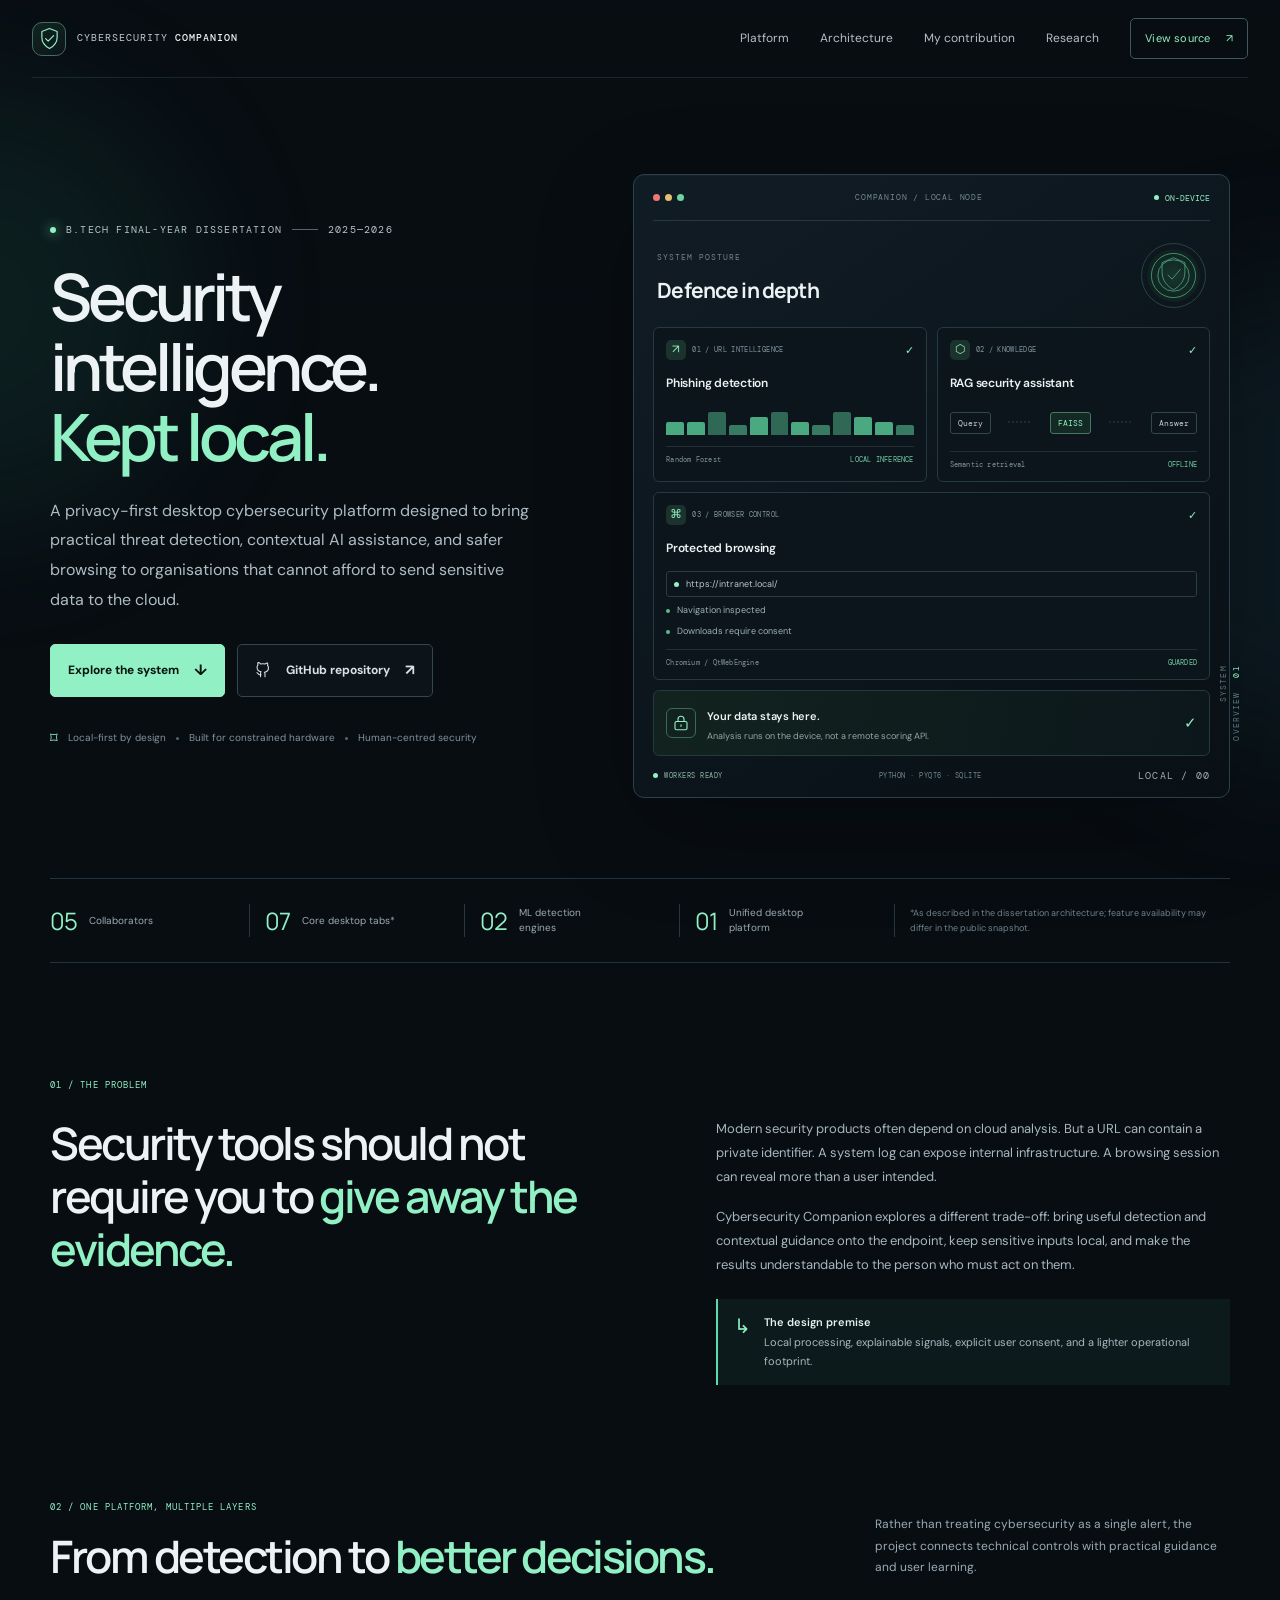
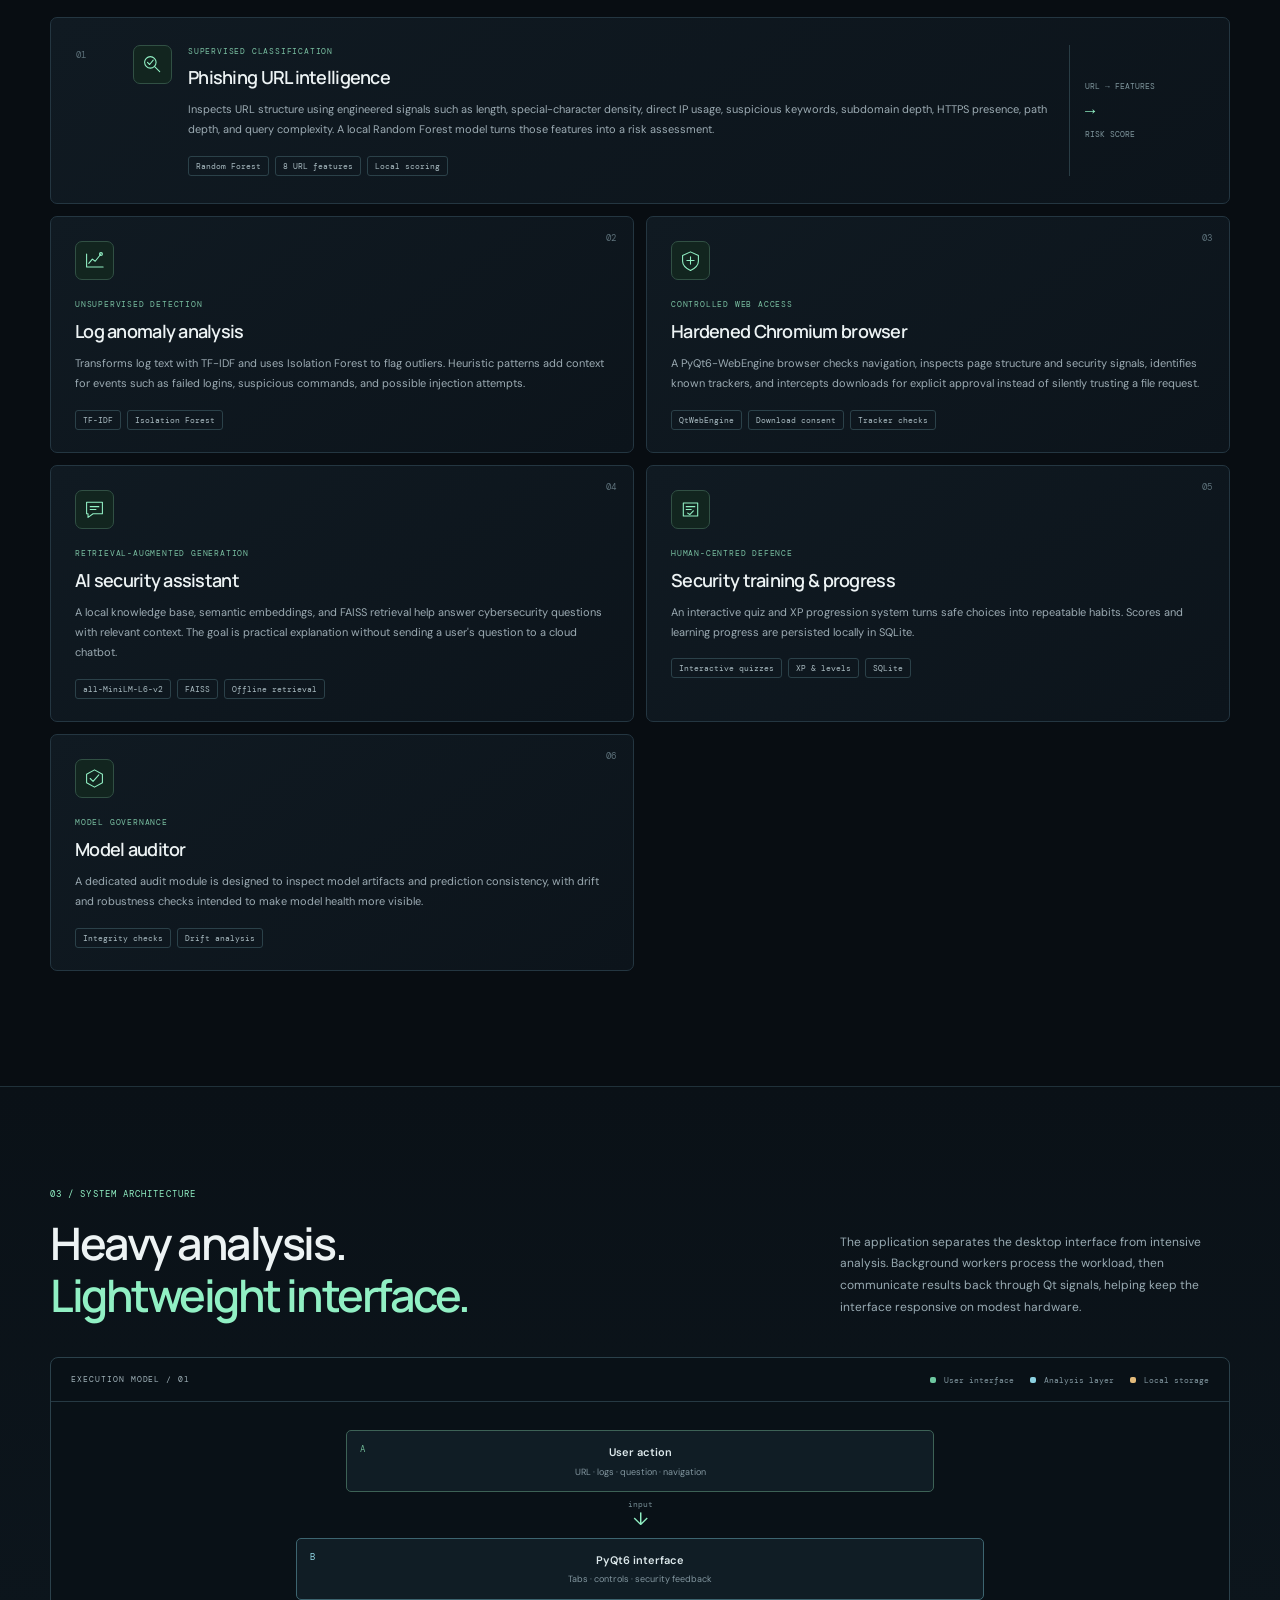
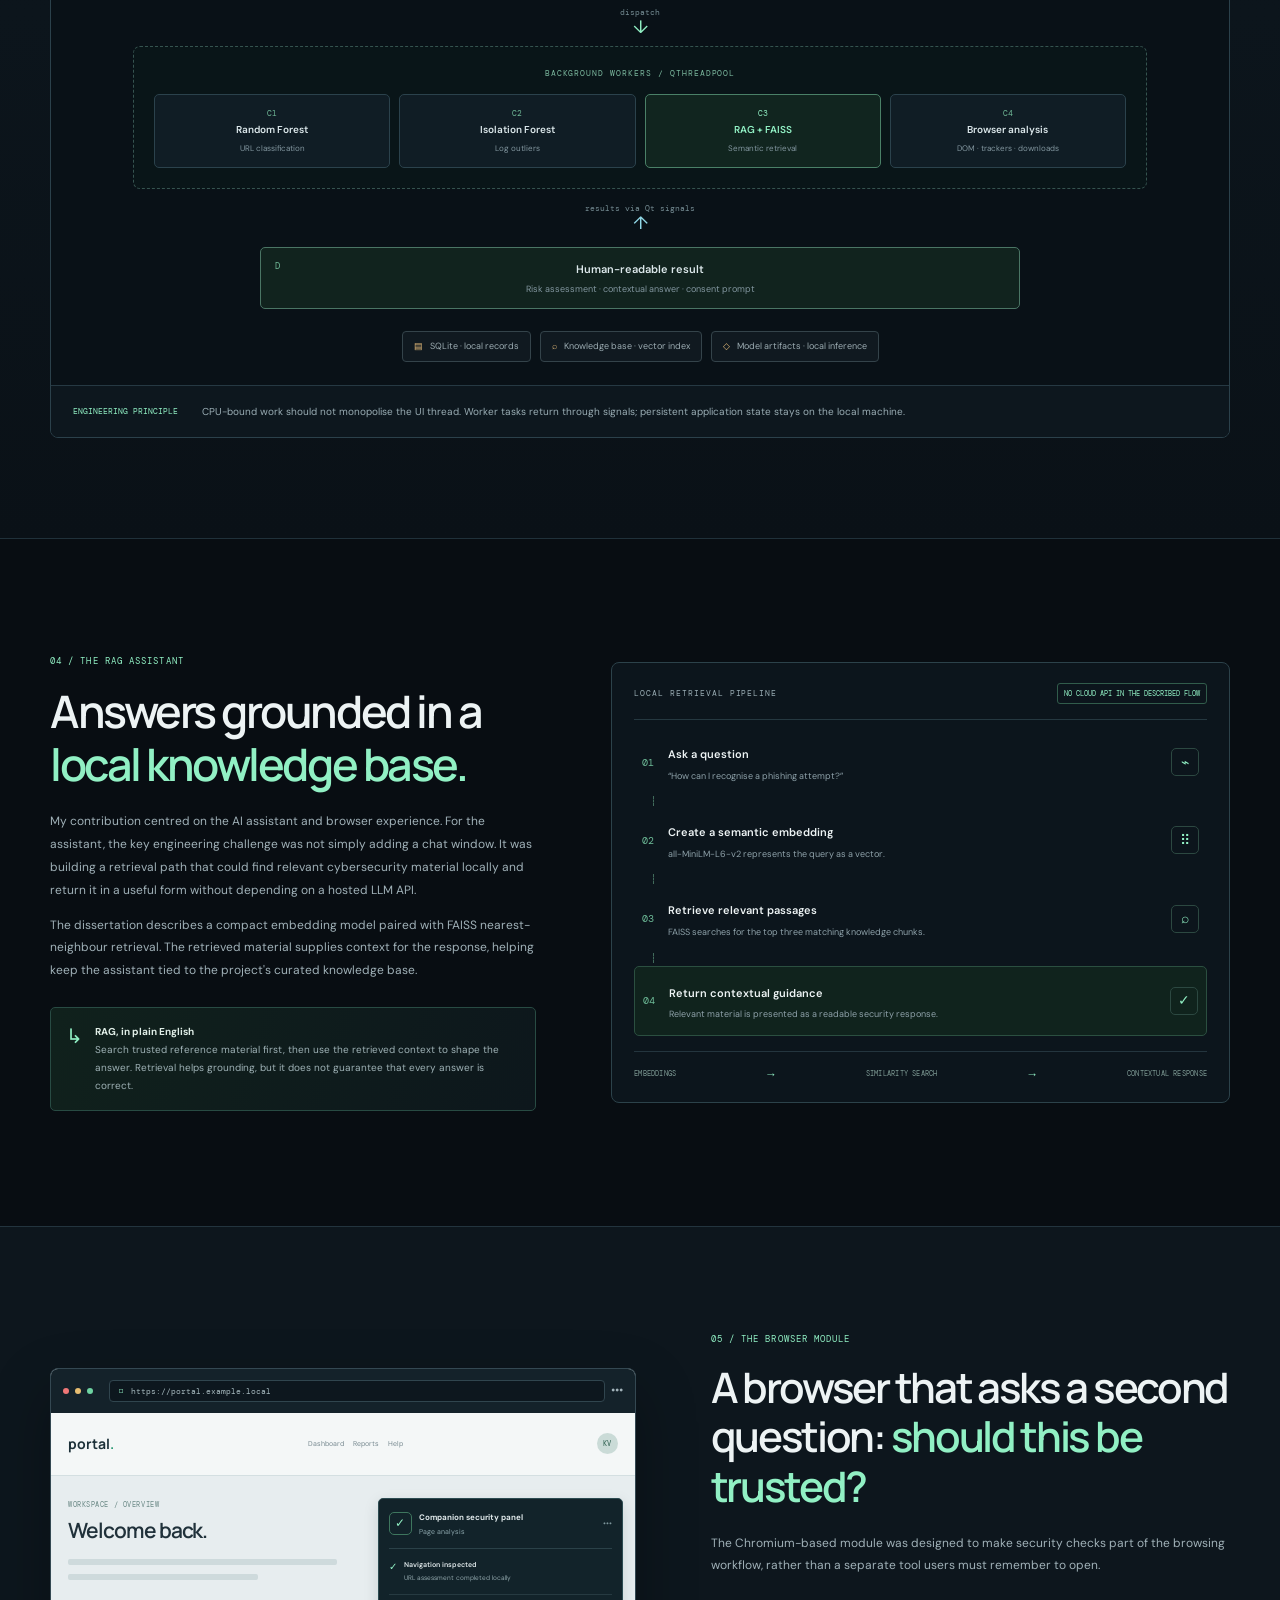
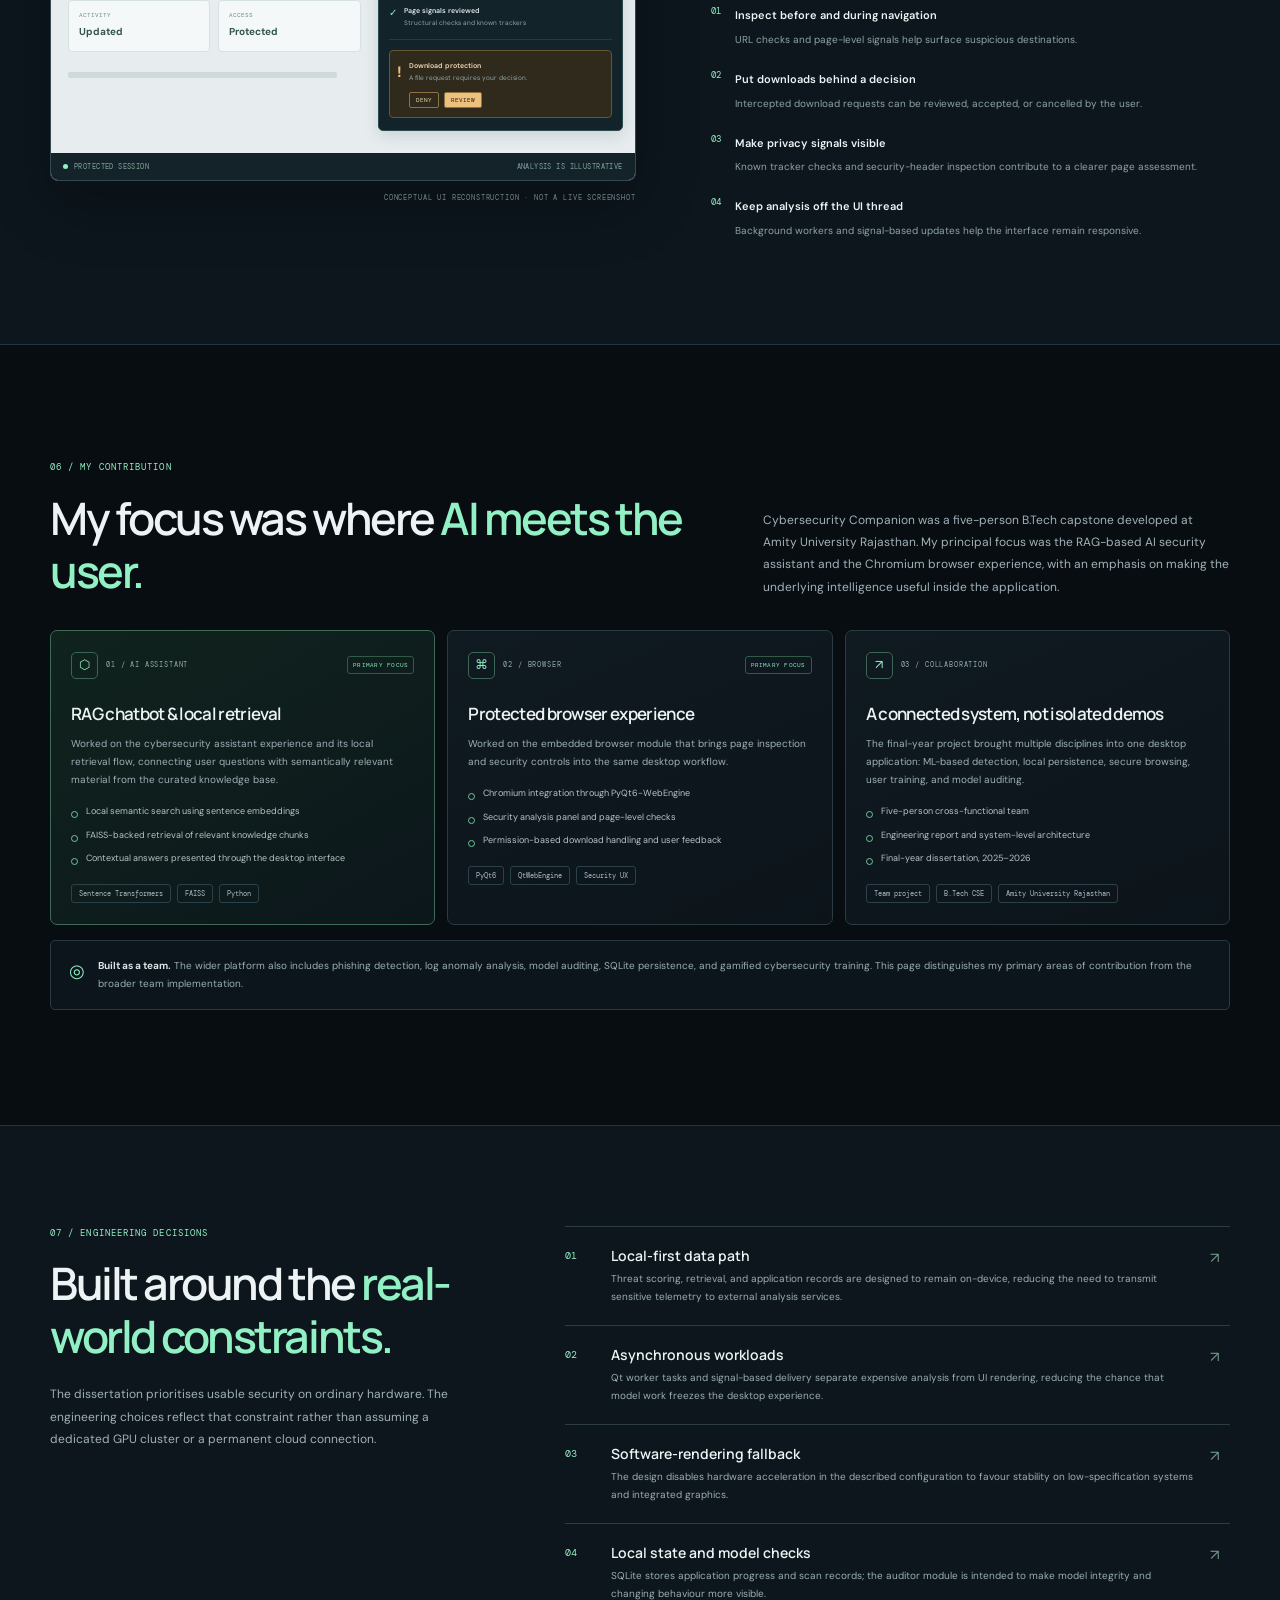
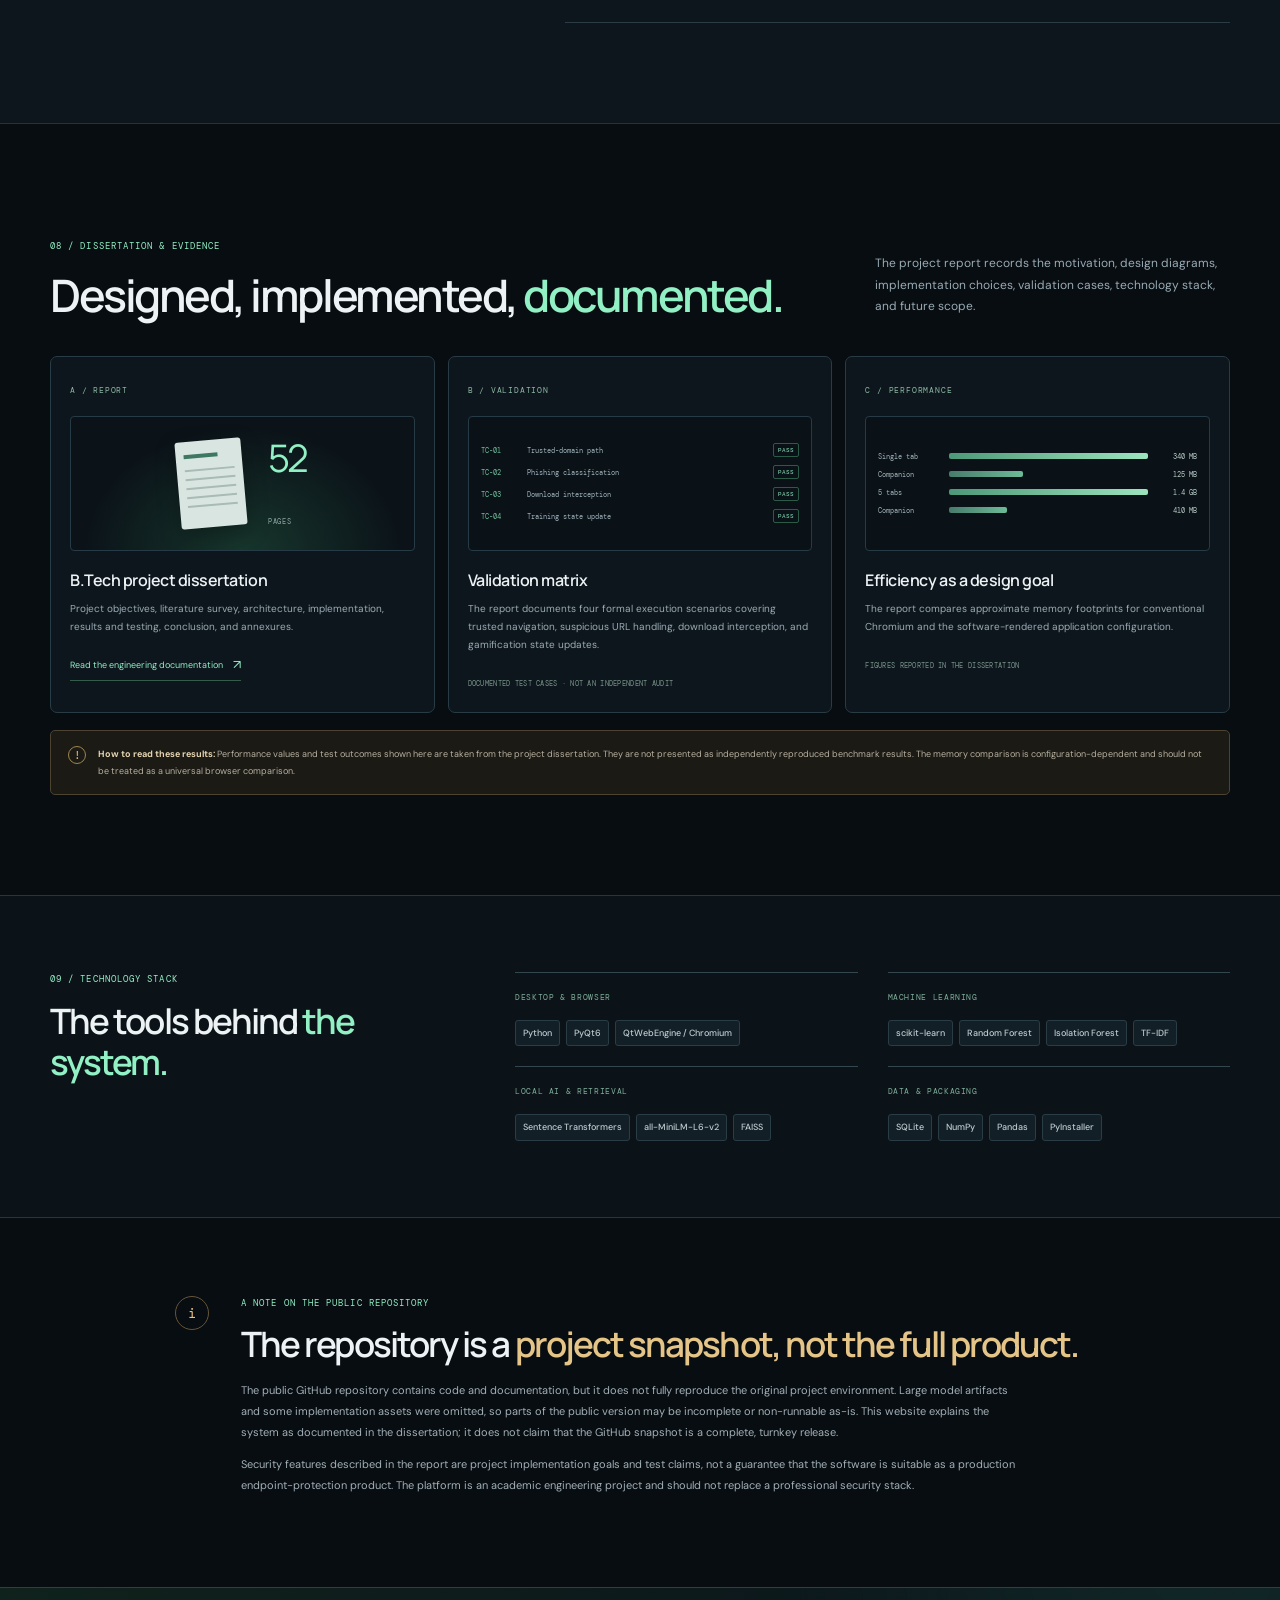
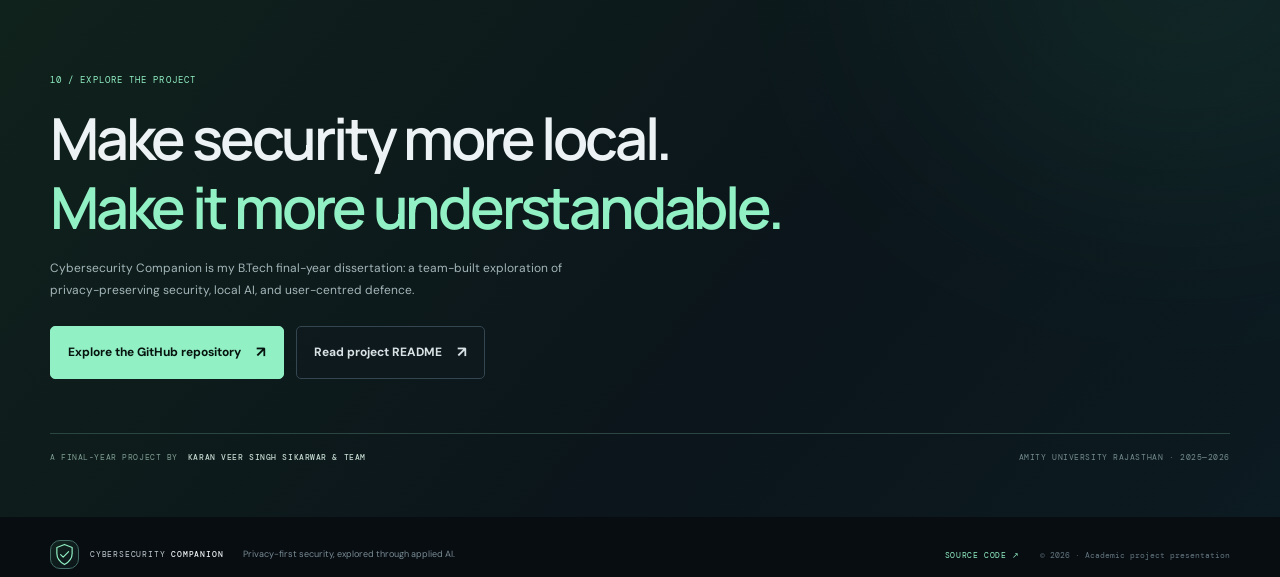
<file: index.html>
<!doctype html>
<html lang="en">
<head>
  <meta charset="utf-8">
  <meta name="viewport" content="width=device-width, initial-scale=1">
  <meta name="theme-color" content="#080d12">
  <meta name="description" content="Cybersecurity Companion: a privacy-first desktop security platform with local machine learning, a RAG security assistant, and a hardened Chromium browser. B.Tech final-year dissertation by Karan Veer Singh and team.">
  <meta property="og:title" content="Cybersecurity Companion — Security, Kept Local">
  <meta property="og:description" content="A privacy-first desktop cybersecurity platform combining local ML, retrieval-augmented assistance, protected browsing, and security training.">
  <meta property="og:type" content="website">
  <title>Cybersecurity Companion — Security, Kept Local</title>
  <link rel="icon" href="favicon.svg" type="image/svg+xml">
  <link rel="preconnect" href="https://fonts.googleapis.com">
  <link rel="preconnect" href="https://fonts.gstatic.com" crossorigin>
  <link href="https://fonts.googleapis.com/css2?family=DM+Mono:wght@400;500&family=DM+Sans:wght@400;500;600;700&family=Manrope:wght@400;500;600;700;800&display=swap" rel="stylesheet">
  <link rel="stylesheet" href="styles.css">
</head>
<body>
  <div class="ambient ambient-one" aria-hidden="true"></div>
  <div class="ambient ambient-two" aria-hidden="true"></div>
  <header class="topbar">
    <a class="brand" href="#top" aria-label="Cybersecurity Companion home">
      <span class="brand-mark"><svg viewBox="0 0 36 36" aria-hidden="true"><path d="M18 3.5 29 8v8.5c0 7.2-4.7 12.4-11 16-6.3-3.6-11-8.8-11-16V8l11-4.5Z"/><path d="m12.4 18.1 3.7 3.7 7.8-8"/></svg></span>
      <span class="brand-name">CYBERSECURITY <b>COMPANION</b></span>
    </a>
    <button class="menu-toggle" aria-label="Open navigation" aria-expanded="false"><span></span><span></span></button>
    <nav class="nav-links" aria-label="Main navigation">
      <a href="#platform">Platform</a>
      <a href="#architecture">Architecture</a>
      <a href="#my-role">My contribution</a>
      <a href="#research">Research</a>
      <a class="nav-cta" href="https://github.com/karanveersingh05/cybersecurity-Companion-" target="_blank" rel="noreferrer">View source <span>↗︎</span></a>
    </nav>
  </header>

  <main id="top">
    <section class="hero section-wrap">
      <div class="hero-copy">
        <div class="eyebrow"><span class="status-dot"></span> B.TECH FINAL-YEAR DISSERTATION <span class="eyebrow-line"></span> 2025—2026</div>
        <h1>Security intelligence.<br><span>Kept local.</span></h1>
        <p class="hero-lede">A privacy-first desktop cybersecurity platform designed to bring practical threat detection, contextual AI assistance, and safer browsing to organisations that cannot afford to send sensitive data to the cloud.</p>
        <div class="hero-actions">
          <a class="button button-primary" href="#platform">Explore the system <span>↓</span></a>
          <a class="button button-ghost" href="https://github.com/karanveersingh05/cybersecurity-Companion-" target="_blank" rel="noreferrer"><svg viewBox="0 0 24 24" aria-hidden="true"><path d="M9 19c-4.3 1.4-4.3-2.5-6-3m12 6v-3.9a3.4 3.4 0 0 0-.9-2.6c3-.3 6.1-1.5 6.1-6.7a5.2 5.2 0 0 0-1.4-3.6 4.8 4.8 0 0 0-.1-3.6s-1.2-.4-3.7 1.4a12.8 12.8 0 0 0-6.7 0C5.8.2 4.6.6 4.6.6a4.8 4.8 0 0 0-.1 3.6 5.2 5.2 0 0 0-1.4 3.6c0 5.2 3.1 6.4 6.1 6.7a3.4 3.4 0 0 0-.9 2.6V22"/></svg> GitHub repository <span>↗︎</span></a>
        </div>
        <div class="hero-footnote"><span class="tiny-lock">⌑</span> Local-first by design <i></i> Built for constrained hardware <i></i> Human-centred security</div>
      </div>
      <div class="hero-visual" aria-label="Illustrative interface concept showing local security analysis">
        <div class="visual-topline"><span><b class="window-dot red"></b><b class="window-dot amber"></b><b class="window-dot green"></b></span><span class="mono">COMPANION / LOCAL NODE</span><span class="live-state"><b></b> ON-DEVICE</span></div>
        <div class="console-head"><div><span class="mono label-muted">SYSTEM POSTURE</span><h2>Defence in depth</h2></div><div class="shield-orbit"><svg viewBox="0 0 80 80" aria-hidden="true"><circle cx="40" cy="40" r="31"/><circle cx="40" cy="40" r="22"/><path d="M40 15 56 22v13c0 12-7 20-16 25-9-5-16-13-16-25V22l16-7Z"/><path d="m32 39 6 6 12-14"/></svg></div></div>
        <div class="console-grid">
          <div class="console-card phishing"><div class="console-card-top"><span class="mini-icon">↗︎</span><span class="mono">01 / URL INTELLIGENCE</span><span class="card-check">✓</span></div><strong>Phishing detection</strong><div class="signal-line"><span></span><span></span><span></span><span></span><span></span><span></span><span></span><span></span><span></span><span></span><span></span><span></span></div><div class="card-foot"><span>Random Forest</span><span>LOCAL INFERENCE</span></div></div>
          <div class="console-card rag"><div class="console-card-top"><span class="mini-icon">⬡</span><span class="mono">02 / KNOWLEDGE</span><span class="card-check">✓</span></div><strong>RAG security assistant</strong><div class="rag-visual"><div class="rag-node">Query</div><div class="rag-connector">······</div><div class="rag-node accent">FAISS</div><div class="rag-connector">······</div><div class="rag-node">Answer</div></div><div class="card-foot"><span>Semantic retrieval</span><span>OFFLINE</span></div></div>
          <div class="console-card browser-card"><div class="console-card-top"><span class="mini-icon">⌘</span><span class="mono">03 / BROWSER CONTROL</span><span class="card-check">✓</span></div><strong>Protected browsing</strong><div class="browser-lines"><span class="browser-address"><b></b> https://intranet.local/</span><span class="browser-row"><b></b> Navigation inspected</span><span class="browser-row"><b></b> Downloads require consent</span></div><div class="card-foot"><span>Chromium / QtWebEngine</span><span>GUARDED</span></div></div>
          <div class="console-card privacy-card"><div class="privacy-lock"><svg viewBox="0 0 24 24" aria-hidden="true"><rect x="4" y="10" width="16" height="11" rx="2"/><path d="M8 10V7a4 4 0 0 1 8 0v3M12 14v3"/></svg></div><div><strong>Your data stays here.</strong><p>Analysis runs on the device, not a remote scoring API.</p></div><span class="privacy-check">✓</span></div>
        </div>
        <div class="console-bottom"><span><b></b> WORKERS READY</span><span>PYTHON · PYQT6 · SQLITE</span><span class="mono">LOCAL / 00</span></div>
        <div class="visual-stamp">SYSTEM<br>OVERVIEW <span>01</span></div>
      </div>
    </section>

    <section class="metrics-strip section-wrap" aria-label="Project at a glance">
      <div class="metric"><span class="metric-value">05</span><span class="metric-label">Collaborators</span></div>
      <div class="metric"><span class="metric-value">07</span><span class="metric-label">Core desktop tabs*</span></div>
      <div class="metric"><span class="metric-value">02</span><span class="metric-label">ML detection engines</span></div>
      <div class="metric"><span class="metric-value">01</span><span class="metric-label">Unified desktop platform</span></div>
      <p class="metric-note">*As described in the dissertation architecture; feature availability may differ in the public snapshot.</p>
    </section>

    <section class="intro-section section-wrap" id="platform">
      <div class="section-kicker">01 / THE PROBLEM</div>
      <div class="intro-grid">
        <div><h2>Security tools should not require you to <span>give away the evidence.</span></h2></div>
        <div class="intro-body"><p>Modern security products often depend on cloud analysis. But a URL can contain a private identifier. A system log can expose internal infrastructure. A browsing session can reveal more than a user intended.</p><p>Cybersecurity Companion explores a different trade-off: bring useful detection and contextual guidance onto the endpoint, keep sensitive inputs local, and make the results understandable to the person who must act on them.</p><div class="callout"><span class="callout-mark">↳</span><p><b>The design premise</b><br>Local processing, explainable signals, explicit user consent, and a lighter operational footprint.</p></div></div>
      </div>
    </section>

    <section class="platform-section section-wrap">
      <div class="section-heading"><div><div class="section-kicker">02 / ONE PLATFORM, MULTIPLE LAYERS</div><h2>From detection to <span>better decisions.</span></h2></div><p>Rather than treating cybersecurity as a single alert, the project connects technical controls with practical guidance and user learning.</p></div>
      <div class="feature-grid">
        <article class="feature-card feature-large"><div class="feature-index">01</div><div class="feature-icon"><svg viewBox="0 0 32 32" aria-hidden="true"><circle cx="13" cy="13" r="8"/><path d="m19 19 7 7M9 13l3 3 5-6"/></svg></div><div class="feature-content"><span class="mono feature-label">SUPERVISED CLASSIFICATION</span><h3>Phishing URL intelligence</h3><p>Inspects URL structure using engineered signals such as length, special-character density, direct IP usage, suspicious keywords, subdomain depth, HTTPS presence, path depth, and query complexity. A local Random Forest model turns those features into a risk assessment.</p><div class="tag-row"><span>Random Forest</span><span>8 URL features</span><span>Local scoring</span></div></div><div class="feature-side-code"><span>URL → FEATURES</span><b>→</b><span>RISK SCORE</span></div></article>
        <article class="feature-card"><div class="feature-index">02</div><div class="feature-icon"><svg viewBox="0 0 32 32" aria-hidden="true"><path d="M5 25V7M5 25h23"/><path d="m8 20 5-6 4 3 8-10"/><circle cx="25" cy="7" r="2"/></svg></div><span class="mono feature-label">UNSUPERVISED DETECTION</span><h3>Log anomaly analysis</h3><p>Transforms log text with TF-IDF and uses Isolation Forest to flag outliers. Heuristic patterns add context for events such as failed logins, suspicious commands, and possible injection attempts.</p><div class="tag-row"><span>TF-IDF</span><span>Isolation Forest</span></div></article>
        <article class="feature-card"><div class="feature-index">03</div><div class="feature-icon"><svg viewBox="0 0 32 32" aria-hidden="true"><path d="M16 4 27 9v8c0 6-5 10-11 13C10 27 5 23 5 17V9l11-5Z"/><path d="M11 16h10M16 11v10"/></svg></div><span class="mono feature-label">CONTROLLED WEB ACCESS</span><h3>Hardened Chromium browser</h3><p>A PyQt6-WebEngine browser checks navigation, inspects page structure and security signals, identifies known trackers, and intercepts downloads for explicit approval instead of silently trusting a file request.</p><div class="tag-row"><span>QtWebEngine</span><span>Download consent</span><span>Tracker checks</span></div></article>
        <article class="feature-card"><div class="feature-index">04</div><div class="feature-icon"><svg viewBox="0 0 32 32" aria-hidden="true"><path d="M5 6h22v16H14l-7 5v-5H5z"/><path d="M10 12h12M10 16h8"/></svg></div><span class="mono feature-label">RETRIEVAL-AUGMENTED GENERATION</span><h3>AI security assistant</h3><p>A local knowledge base, semantic embeddings, and FAISS retrieval help answer cybersecurity questions with relevant context. The goal is practical explanation without sending a user's question to a cloud chatbot.</p><div class="tag-row"><span>all-MiniLM-L6-v2</span><span>FAISS</span><span>Offline retrieval</span></div></article>
        <article class="feature-card"><div class="feature-index">05</div><div class="feature-icon"><svg viewBox="0 0 32 32" aria-hidden="true"><path d="M6 7h20v18H6zM10 12h12M10 16h7"/><path d="m12 21 3 2 5-5"/></svg></div><span class="mono feature-label">HUMAN-CENTRED DEFENCE</span><h3>Security training & progress</h3><p>An interactive quiz and XP progression system turns safe choices into repeatable habits. Scores and learning progress are persisted locally in SQLite.</p><div class="tag-row"><span>Interactive quizzes</span><span>XP & levels</span><span>SQLite</span></div></article>
        <article class="feature-card"><div class="feature-index">06</div><div class="feature-icon"><svg viewBox="0 0 32 32" aria-hidden="true"><path d="M16 4 27 10v12l-11 6L5 22V10l11-6Z"/><path d="m10 16 4 4 8-9"/></svg></div><span class="mono feature-label">MODEL GOVERNANCE</span><h3>Model auditor</h3><p>A dedicated audit module is designed to inspect model artifacts and prediction consistency, with drift and robustness checks intended to make model health more visible.</p><div class="tag-row"><span>Integrity checks</span><span>Drift analysis</span></div></article>
      </div>
    </section>

    <section class="architecture-section" id="architecture">
      <div class="section-wrap">
        <div class="section-heading architecture-heading"><div><div class="section-kicker">03 / SYSTEM ARCHITECTURE</div><h2>Heavy analysis.<br><span>Lightweight interface.</span></h2></div><p>The application separates the desktop interface from intensive analysis. Background workers process the workload, then communicate results back through Qt signals, helping keep the interface responsive on modest hardware.</p></div>
        <div class="architecture-panel">
          <div class="architecture-toolbar"><span class="mono">EXECUTION MODEL / 01</span><span class="architecture-legend"><i></i> User interface <i></i> Analysis layer <i></i> Local storage</span></div>
          <div class="architecture-flow">
            <div class="arch-node arch-user"><span class="arch-node-number">A</span><b>User action</b><small>URL · logs · question · navigation</small></div>
            <div class="arch-arrow"><span>input</span><b>↓</b></div>
            <div class="arch-node arch-ui"><span class="arch-node-number">B</span><b>PyQt6 interface</b><small>Tabs · controls · security feedback</small></div>
            <div class="arch-arrow"><span>dispatch</span><b>↓</b></div>
            <div class="arch-worker-wrap"><div class="worker-caption mono">BACKGROUND WORKERS / QTHREADPOOL</div><div class="worker-nodes"><div class="arch-node"><span class="arch-node-number">C1</span><b>Random Forest</b><small>URL classification</small></div><div class="arch-node"><span class="arch-node-number">C2</span><b>Isolation Forest</b><small>Log outliers</small></div><div class="arch-node arch-highlight"><span class="arch-node-number">C3</span><b>RAG + FAISS</b><small>Semantic retrieval</small></div><div class="arch-node"><span class="arch-node-number">C4</span><b>Browser analysis</b><small>DOM · trackers · downloads</small></div></div></div>
            <div class="arch-arrow return-arrow"><span>results via Qt signals</span><b>↑</b></div>
            <div class="arch-node arch-result"><span class="arch-node-number">D</span><b>Human-readable result</b><small>Risk assessment · contextual answer · consent prompt</small></div>
            <div class="storage-row"><div class="storage-pill"><span>▤</span> SQLite · local records</div><div class="storage-pill"><span>⌕</span> Knowledge base · vector index</div><div class="storage-pill"><span>◇</span> Model artifacts · local inference</div></div>
          </div>
          <div class="architecture-note"><span>ENGINEERING PRINCIPLE</span><p>CPU-bound work should not monopolise the UI thread. Worker tasks return through signals; persistent application state stays on the local machine.</p></div>
        </div>
      </div>
    </section>

    <section class="rag-section section-wrap">
      <div class="rag-copy"><div class="section-kicker">04 / THE RAG ASSISTANT</div><h2>Answers grounded in a <span>local knowledge base.</span></h2><p>My contribution centred on the AI assistant and browser experience. For the assistant, the key engineering challenge was not simply adding a chat window. It was building a retrieval path that could find relevant cybersecurity material locally and return it in a useful form without depending on a hosted LLM API.</p><p>The dissertation describes a compact embedding model paired with FAISS nearest-neighbour retrieval. The retrieved material supplies context for the response, helping keep the assistant tied to the project's curated knowledge base.</p><div class="rag-callout"><span class="callout-mark">↳</span><p><b>RAG, in plain English</b><br>Search trusted reference material first, then use the retrieved context to shape the answer. Retrieval helps grounding, but it does not guarantee that every answer is correct.</p></div></div>
      <div class="rag-workflow">
        <div class="workflow-title"><span class="mono">LOCAL RETRIEVAL PIPELINE</span><span class="workflow-badge">NO CLOUD API IN THE DESCRIBED FLOW</span></div>
        <div class="workflow-step"><span class="workflow-number">01</span><div><b>Ask a question</b><p>“How can I recognise a phishing attempt?”</p></div><span class="workflow-icon">⌁</span></div>
        <div class="workflow-connector"></div>
        <div class="workflow-step"><span class="workflow-number">02</span><div><b>Create a semantic embedding</b><p>all-MiniLM-L6-v2 represents the query as a vector.</p></div><span class="workflow-icon">⠿</span></div>
        <div class="workflow-connector"></div>
        <div class="workflow-step"><span class="workflow-number">03</span><div><b>Retrieve relevant passages</b><p>FAISS searches for the top three matching knowledge chunks.</p></div><span class="workflow-icon">⌕</span></div>
        <div class="workflow-connector"></div>
        <div class="workflow-step workflow-final"><span class="workflow-number">04</span><div><b>Return contextual guidance</b><p>Relevant material is presented as a readable security response.</p></div><span class="workflow-icon">✓</span></div>
        <div class="workflow-foot"><span>EMBEDDINGS</span><b>→</b><span>SIMILARITY SEARCH</span><b>→</b><span>CONTEXTUAL RESPONSE</span></div>
      </div>
    </section>

    <section class="browser-section">
      <div class="section-wrap browser-grid">
        <div class="browser-visual">
          <div class="browser-window">
            <div class="browser-chrome"><span class="window-dot red"></span><span class="window-dot amber"></span><span class="window-dot green"></span><div class="address-bar"><span>⌑</span> https://portal.example.local</div><span class="browser-menu">•••</span></div>
            <div class="browser-page">
              <div class="browser-page-nav"><span class="mock-logo">portal<span>.</span></span><span>Dashboard　 Reports　 Help</span><span class="mock-avatar">KV</span></div>
              <div class="mock-page-content"><div class="mock-kicker">WORKSPACE / OVERVIEW</div><div class="mock-headline">Welcome back.</div><div class="mock-skeleton sk-wide"></div><div class="mock-skeleton sk-mid"></div><div class="mock-stat-row"><div><span>ACTIVITY</span><b>Updated</b></div><div><span>ACCESS</span><b>Protected</b></div></div><div class="mock-skeleton sk-wide"></div></div>
              <div class="browser-security-panel"><div class="security-panel-title"><span class="small-shield">✓</span><div><b>Companion security panel</b><small>Page analysis</small></div><span class="panel-dots">•••</span></div><div class="security-result"><span class="result-check">✓</span><div><b>Navigation inspected</b><small>URL assessment completed locally</small></div></div><div class="security-result"><span class="result-check">✓</span><div><b>Page signals reviewed</b><small>Structural checks and known trackers</small></div></div><div class="download-warning"><span>!</span><div><b>Download protection</b><small>A file request requires your decision.</small><div class="mock-actions"><span>DENY</span><span>REVIEW</span></div></div></div></div>
            </div>
            <div class="browser-bottom"><span><b></b> PROTECTED SESSION</span><span>ANALYSIS IS ILLUSTRATIVE</span></div>
          </div>
          <div class="browser-caption mono">CONCEPTUAL UI RECONSTRUCTION · NOT A LIVE SCREENSHOT</div>
        </div>
        <div class="browser-copy"><div class="section-kicker">05 / THE BROWSER MODULE</div><h2>A browser that asks a second question: <span>should this be trusted?</span></h2><p>The Chromium-based module was designed to make security checks part of the browsing workflow, rather than a separate tool users must remember to open.</p><ul class="check-list"><li><span>01</span><div><b>Inspect before and during navigation</b><p>URL checks and page-level signals help surface suspicious destinations.</p></div></li><li><span>02</span><div><b>Put downloads behind a decision</b><p>Intercepted download requests can be reviewed, accepted, or cancelled by the user.</p></div></li><li><span>03</span><div><b>Make privacy signals visible</b><p>Known tracker checks and security-header inspection contribute to a clearer page assessment.</p></div></li><li><span>04</span><div><b>Keep analysis off the UI thread</b><p>Background workers and signal-based updates help the interface remain responsive.</p></div></li></ul></div>
      </div>
    </section>

    <section class="my-role-section section-wrap" id="my-role">
      <div class="section-kicker">06 / MY CONTRIBUTION</div>
      <div class="role-heading"><h2>My focus was where <span>AI meets the user.</span></h2><p>Cybersecurity Companion was a five-person B.Tech capstone developed at Amity University Rajasthan. My principal focus was the RAG-based AI security assistant and the Chromium browser experience, with an emphasis on making the underlying intelligence useful inside the application.</p></div>
      <div class="role-grid">
        <article class="role-card role-primary"><div class="role-top"><span class="role-symbol">⬡</span><span class="mono">01 / AI ASSISTANT</span><span class="role-marker">PRIMARY FOCUS</span></div><h3>RAG chatbot & local retrieval</h3><p>Worked on the cybersecurity assistant experience and its local retrieval flow, connecting user questions with semantically relevant material from the curated knowledge base.</p><ul><li>Local semantic search using sentence embeddings</li><li>FAISS-backed retrieval of relevant knowledge chunks</li><li>Contextual answers presented through the desktop interface</li></ul><div class="role-stack"><span>Sentence Transformers</span><span>FAISS</span><span>Python</span></div></article>
        <article class="role-card"><div class="role-top"><span class="role-symbol">⌘</span><span class="mono">02 / BROWSER</span><span class="role-marker">PRIMARY FOCUS</span></div><h3>Protected browser experience</h3><p>Worked on the embedded browser module that brings page inspection and security controls into the same desktop workflow.</p><ul><li>Chromium integration through PyQt6-WebEngine</li><li>Security analysis panel and page-level checks</li><li>Permission-based download handling and user feedback</li></ul><div class="role-stack"><span>PyQt6</span><span>QtWebEngine</span><span>Security UX</span></div></article>
        <article class="role-card"><div class="role-top"><span class="role-symbol">↗︎</span><span class="mono">03 / COLLABORATION</span></div><h3>A connected system, not isolated demos</h3><p>The final-year project brought multiple disciplines into one desktop application: ML-based detection, local persistence, secure browsing, user training, and model auditing.</p><ul><li>Five-person cross-functional team</li><li>Engineering report and system-level architecture</li><li>Final-year dissertation, 2025–2026</li></ul><div class="role-stack"><span>Team project</span><span>B.Tech CSE</span><span>Amity University Rajasthan</span></div></article>
      </div>
      <div class="team-note"><span class="team-icon">◎</span><p><b>Built as a team.</b> The wider platform also includes phishing detection, log anomaly analysis, model auditing, SQLite persistence, and gamified cybersecurity training. This page distinguishes my primary areas of contribution from the broader team implementation.</p></div>
    </section>

    <section class="engineering-section">
      <div class="section-wrap engineering-grid">
        <div><div class="section-kicker">07 / ENGINEERING DECISIONS</div><h2>Built around the <span>real-world constraints.</span></h2><p class="engineering-intro">The dissertation prioritises usable security on ordinary hardware. The engineering choices reflect that constraint rather than assuming a dedicated GPU cluster or a permanent cloud connection.</p></div>
        <div class="engineering-list">
          <article><span class="engineering-num">01</span><div><h3>Local-first data path</h3><p>Threat scoring, retrieval, and application records are designed to remain on-device, reducing the need to transmit sensitive telemetry to external analysis services.</p></div><span class="engineering-mark">↗︎</span></article>
          <article><span class="engineering-num">02</span><div><h3>Asynchronous workloads</h3><p>Qt worker tasks and signal-based delivery separate expensive analysis from UI rendering, reducing the chance that model work freezes the desktop experience.</p></div><span class="engineering-mark">↗︎</span></article>
          <article><span class="engineering-num">03</span><div><h3>Software-rendering fallback</h3><p>The design disables hardware acceleration in the described configuration to favour stability on low-specification systems and integrated graphics.</p></div><span class="engineering-mark">↗︎</span></article>
          <article><span class="engineering-num">04</span><div><h3>Local state and model checks</h3><p>SQLite stores application progress and scan records; the auditor module is intended to make model integrity and changing behaviour more visible.</p></div><span class="engineering-mark">↗︎</span></article>
        </div>
      </div>
    </section>

    <section class="research-section section-wrap" id="research">
      <div class="section-heading"><div><div class="section-kicker">08 / DISSERTATION & EVIDENCE</div><h2>Designed, implemented, <span>documented.</span></h2></div><p>The project report records the motivation, design diagrams, implementation choices, validation cases, technology stack, and future scope.</p></div>
      <div class="research-grid">
        <article class="research-card"><span class="research-card-number">A / REPORT</span><div class="research-graphic report-graphic"><div class="paper-lines"><b></b><i></i><i></i><i></i><i></i><i></i></div><span>52<br><small>PAGES</small></span></div><h3>B.Tech project dissertation</h3><p>Project objectives, literature survey, architecture, implementation, results and testing, conclusion, and annexures.</p><a href="https://github.com/karanveersingh05/cybersecurity-Companion-/blob/main/PROJECT_EXPLAINED.md" target="_blank" rel="noreferrer">Read the engineering documentation <span>↗︎</span></a></article>
        <article class="research-card"><span class="research-card-number">B / VALIDATION</span><div class="research-graphic validation-graphic"><div class="validation-row"><b>TC-01</b><span>Trusted-domain path</span><i>PASS</i></div><div class="validation-row"><b>TC-02</b><span>Phishing classification</span><i>PASS</i></div><div class="validation-row"><b>TC-03</b><span>Download interception</span><i>PASS</i></div><div class="validation-row"><b>TC-04</b><span>Training state update</span><i>PASS</i></div></div><h3>Validation matrix</h3><p>The report documents four formal execution scenarios covering trusted navigation, suspicious URL handling, download interception, and gamification state updates.</p><span class="research-meta">DOCUMENTED TEST CASES · NOT AN INDEPENDENT AUDIT</span></article>
        <article class="research-card"><span class="research-card-number">C / PERFORMANCE</span><div class="research-graphic performance-graphic"><div class="performance-bars"><div><span>Single tab</span><i style="--bar:100%"></i><b>340 MB</b></div><div><span>Companion</span><i style="--bar:37%"></i><b>125 MB</b></div><div><span>5 tabs</span><i style="--bar:100%"></i><b>1.4 GB</b></div><div><span>Companion</span><i style="--bar:29%"></i><b>410 MB</b></div></div></div><h3>Efficiency as a design goal</h3><p>The report compares approximate memory footprints for conventional Chromium and the software-rendered application configuration.</p><span class="research-meta">FIGURES REPORTED IN THE DISSERTATION</span></article>
      </div>
      <div class="research-disclaimer"><span>!</span><p><b>How to read these results:</b> Performance values and test outcomes shown here are taken from the project dissertation. They are not presented as independently reproduced benchmark results. The memory comparison is configuration-dependent and should not be treated as a universal browser comparison.</p></div>
    </section>

    <section class="stack-section">
      <div class="section-wrap stack-grid"><div><div class="section-kicker">09 / TECHNOLOGY STACK</div><h2>The tools behind <span>the system.</span></h2></div><div class="stack-groups"><div><span>DESKTOP & BROWSER</span><p><b>Python</b><b>PyQt6</b><b>QtWebEngine / Chromium</b></p></div><div><span>MACHINE LEARNING</span><p><b>scikit-learn</b><b>Random Forest</b><b>Isolation Forest</b><b>TF-IDF</b></p></div><div><span>LOCAL AI & RETRIEVAL</span><p><b>Sentence Transformers</b><b>all-MiniLM-L6-v2</b><b>FAISS</b></p></div><div><span>DATA & PACKAGING</span><p><b>SQLite</b><b>NumPy</b><b>Pandas</b><b>PyInstaller</b></p></div></div></div>
    </section>

    <section class="transparency-section section-wrap">
      <div class="transparency-mark">i</div><div><div class="section-kicker">A NOTE ON THE PUBLIC REPOSITORY</div><h2>The repository is a <span>project snapshot, not the full product.</span></h2><p>The public GitHub repository contains code and documentation, but it does not fully reproduce the original project environment. Large model artifacts and some implementation assets were omitted, so parts of the public version may be incomplete or non-runnable as-is. This website explains the system as documented in the dissertation; it does not claim that the GitHub snapshot is a complete, turnkey release.</p><p>Security features described in the report are project implementation goals and test claims, not a guarantee that the software is suitable as a production endpoint-protection product. The platform is an academic engineering project and should not replace a professional security stack.</p></div>
    </section>

    <section class="closing-section">
      <div class="closing-glow"></div><div class="section-wrap closing-content"><div class="section-kicker">10 / EXPLORE THE PROJECT</div><h2>Make security more local.<br><span>Make it more understandable.</span></h2><p>Cybersecurity Companion is my B.Tech final-year dissertation: a team-built exploration of privacy-preserving security, local AI, and user-centred defence.</p><div class="closing-actions"><a class="button button-primary" href="https://github.com/karanveersingh05/cybersecurity-Companion-" target="_blank" rel="noreferrer">Explore the GitHub repository <span>↗︎</span></a><a class="button button-ghost" href="https://github.com/karanveersingh05/cybersecurity-Companion-/blob/main/README.md" target="_blank" rel="noreferrer">Read project README <span>↗︎</span></a></div><div class="closing-credit">A FINAL-YEAR PROJECT BY <b>KARAN VEER SINGH SIKARWAR & TEAM</b><span>AMITY UNIVERSITY RAJASTHAN · 2025—2026</span></div></div>
    </section>
  </main>

  <footer class="footer section-wrap"><a class="brand footer-brand" href="#top"><span class="brand-mark"><svg viewBox="0 0 36 36" aria-hidden="true"><path d="M18 3.5 29 8v8.5c0 7.2-4.7 12.4-11 16-6.3-3.6-11-8.8-11-16V8l11-4.5Z"/><path d="m12.4 18.1 3.7 3.7 7.8-8"/></svg></span><span class="brand-name">CYBERSECURITY <b>COMPANION</b></span></a><p>Privacy-first security, explored through applied AI.</p><a class="footer-github" href="https://github.com/karanveersingh05/cybersecurity-Companion-" target="_blank" rel="noreferrer">SOURCE CODE ↗︎</a><span class="footer-copy">© 2026 · Academic project presentation</span></footer>
  <script src="script.js"></script>
</body>
</html>
</file>
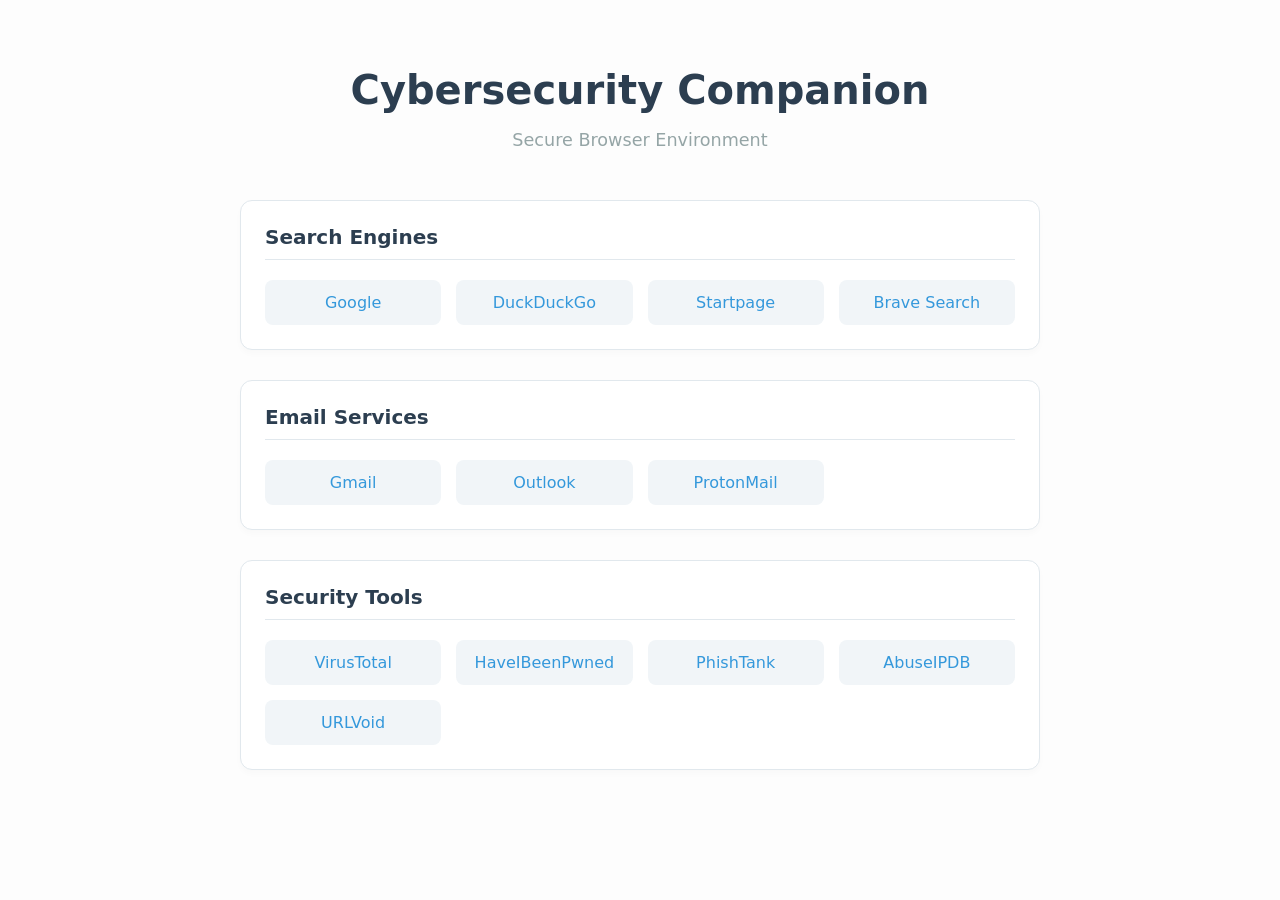
<file: assets/browser_home.html>
<!DOCTYPE html>
<html lang="en">
<head>
    <meta charset="UTF-8">
    <meta name="viewport" content="width=device-width, initial-scale=1.0">
    <title>Cybersecurity Companion Browser</title>
    <style>
        :root {
            --bg-color: #fdfdfd;
            --text-color: #2c3e50;
            --primary: #3498db;
            --secondary: #95a5a6;
            --card-bg: #ffffff;
            --border: #e1e8ed;
            --hover: #f1f5f8;
        }

        body {
            font-family: 'Segoe UI', system-ui, -apple-system, sans-serif;
            background-color: var(--bg-color);
            color: var(--text-color);
            margin: 0;
            padding: 40px 20px;
            display: flex;
            flex-direction: column;
            align-items: center;
        }

        .container {
            max-width: 800px;
            width: 100%;
        }

        .header {
            text-align: center;
            margin-bottom: 50px;
        }

        .header h1 {
            font-size: 2.5rem;
            color: var(--text-color);
            margin-bottom: 10px;
        }

        .header p {
            color: var(--secondary);
            font-size: 1.1rem;
        }

        .section {
            background: var(--card-bg);
            border: 1px solid var(--border);
            border-radius: 12px;
            padding: 24px;
            margin-bottom: 30px;
            box-shadow: 0 4px 6px rgba(0,0,0,0.02);
            transition: transform 0.2s, box-shadow 0.2s;
        }

        .section:hover {
            transform: translateY(-2px);
            box-shadow: 0 6px 12px rgba(0,0,0,0.05);
        }

        .section h2 {
            font-size: 1.25rem;
            margin-top: 0;
            margin-bottom: 20px;
            color: var(--text-color);
            border-bottom: 1px solid var(--border);
            padding-bottom: 10px;
        }

        .link-grid {
            display: grid;
            grid-template-columns: repeat(auto-fill, minmax(150px, 1fr));
            gap: 15px;
        }

        .nav-btn {
            display: inline-block;
            text-align: center;
            padding: 12px 16px;
            background-color: var(--hover);
            color: var(--primary);
            text-decoration: none;
            border-radius: 8px;
            font-weight: 500;
            transition: all 0.2s ease;
            cursor: pointer;
            border: 1px solid transparent;
        }

        .nav-btn:hover {
            background-color: var(--primary);
            color: white;
            border-color: var(--primary);
            transform: translateY(-1px);
        }

        /* Minimalist aesthetics */
        ::selection {
            background: var(--primary);
            color: white;
        }
    </style>
</head>
<body>
    <div class="container">
        <div class="header">
            <h1>Cybersecurity Companion</h1>
            <p>Secure Browser Environment</p>
        </div>

        <div class="section">
            <h2>Search Engines</h2>
            <div class="link-grid">
                <a href="https://google.com" class="nav-btn">Google</a>
                <a href="https://duckduckgo.com" class="nav-btn">DuckDuckGo</a>
                <a href="https://startpage.com" class="nav-btn">Startpage</a>
                <a href="https://search.brave.com" class="nav-btn">Brave Search</a>
            </div>
        </div>

        <div class="section">
            <h2>Email Services</h2>
            <div class="link-grid">
                <a href="https://mail.google.com" class="nav-btn">Gmail</a>
                <a href="https://outlook.live.com" class="nav-btn">Outlook</a>
                <a href="https://proton.me/mail" class="nav-btn">ProtonMail</a>
            </div>
        </div>

        <div class="section">
            <h2>Security Tools</h2>
            <div class="link-grid">
                <a href="https://www.virustotal.com" class="nav-btn">VirusTotal</a>
                <a href="https://haveibeenpwned.com" class="nav-btn">HaveIBeenPwned</a>
                <a href="https://phishtank.org" class="nav-btn">PhishTank</a>
                <a href="https://www.abuseipdb.com" class="nav-btn">AbuseIPDB</a>
                <a href="https://www.urlvoid.com" class="nav-btn">URLVoid</a>
            </div>
        </div>
    </div>
</body>
</html>
</file>
<file: styles.css>
/* Cybersecurity Companion — editorial security interface */
:root{--bg:#080d12;--bg-soft:#0c131a;--panel:#101a22;--panel-2:#13212a;--line:#24333e;--line-bright:#314653;--text:#edf3f4;--muted:#9eafb8;--dim:#71838d;--mint:#91f0c4;--mint-strong:#5adba7;--cyan:#91d8e7;--amber:#edc17c;--red:#f28d8d;--font:"DM Sans",sans-serif;--display:"Manrope",sans-serif;--mono:"DM Mono",monospace;--wrap:1180px}
*{box-sizing:border-box}
html{scroll-behavior:smooth;scroll-padding-top:92px;overflow-x:hidden;width:100%;max-width:100%}
body{margin:0;width:100%;max-width:100%;background:var(--bg);color:var(--text);font-family:var(--font);font-size:15px;line-height:1.65;overflow-x:hidden;-webkit-font-smoothing:antialiased}
body::before{content:"";position:fixed;inset:0;pointer-events:none;z-index:-2;opacity:.2;background-image:linear-gradient(rgba(145,216,231,.045) 1px,transparent 1px),linear-gradient(90deg,rgba(145,216,231,.045) 1px,transparent 1px);background-size:72px 72px;mask-image:linear-gradient(to bottom,black,transparent 72%)}
a{color:inherit;text-decoration:none}
button{font:inherit}
svg{display:block;max-width:100%}
img,video,canvas,iframe{max-width:100%}
main,section,header,footer{min-width:0;max-width:100%}
.ambient{position:fixed;z-index:-1;pointer-events:none;border-radius:50%;filter:blur(80px);opacity:.12;max-width:100vw}
.ambient-one{width:430px;height:430px;top:90px;left:-240px;background:#2f9d81}
.ambient-two{width:480px;height:480px;top:280px;right:-260px;background:#2d7790}
.section-wrap{width:min(var(--wrap),calc(100% - 64px));margin-inline:auto}
.topbar{height:78px;display:flex;align-items:center;justify-content:space-between;width:min(1320px,calc(100% - 64px));margin:auto;border-bottom:1px solid rgba(145,216,231,.12);position:relative;z-index:10}
.brand{display:inline-flex;align-items:center;gap:11px;min-width:0}
.brand-mark{width:34px;height:34px;display:grid;place-items:center;border:1px solid #426c65;border-radius:10px;background:linear-gradient(145deg,#12251f,#0c151a)}
.brand-mark svg{width:25px;fill:none;stroke:var(--mint);stroke-width:1.7;stroke-linecap:round;stroke-linejoin:round}
.brand-name{font-family:var(--mono);font-size:10px;letter-spacing:.1em;white-space:nowrap;color:#c0ccd1}
.brand-name b{color:var(--text);font-weight:500}
.nav-links{display:flex;align-items:center;gap:31px;font-size:12px;color:#b4c0c6}
.nav-links>a:not(.nav-cta){transition:color .2s}
.nav-links>a:not(.nav-cta):hover{color:var(--mint)}
.nav-cta{border:1px solid #3c5a5e;border-radius:5px;padding:10px 14px;color:var(--mint);font-size:11px;letter-spacing:.02em}
.nav-cta span{margin-left:12px}
.menu-toggle{display:none;background:transparent;border:1px solid var(--line);border-radius:6px;padding:8px}
.menu-toggle span{display:block;width:20px;height:1px;background:var(--text);margin:5px}
.hero{display:grid;grid-template-columns:.94fr 1.06fr;gap:54px;align-items:center;padding-top:96px;padding-bottom:80px;min-width:0}
.hero-copy{min-width:0}
.eyebrow,.section-kicker,.mono{font-family:var(--mono);font-size:10px;letter-spacing:.12em;color:var(--muted)}
.eyebrow{display:flex;align-items:center;gap:10px;flex-wrap:wrap;color:#b6c5c9}
.status-dot{width:6px;height:6px;border-radius:50%;background:var(--mint);box-shadow:0 0 12px #65dfac}
.eyebrow-line{height:1px;width:26px;background:#52656d}
.hero h1{font-family:var(--display);font-size:clamp(45px,5.1vw,70px);line-height:1.07;letter-spacing:-.065em;margin:24px 0 24px;font-weight:600}
.hero h1 span,.section-heading h2 span,.intro-grid h2 span,.role-heading h2 span,.browser-copy h2 span,.rag-copy h2 span,.engineering-grid h2 span,.stack-grid h2 span,.transparency-section h2 span,.closing-content h2 span{color:var(--mint)}
.hero-lede{max-width:490px;color:#aebdc4;font-size:16px;line-height:1.85;margin:0}
.hero-actions,.closing-actions{display:flex;gap:12px;align-items:center;flex-wrap:wrap;margin-top:30px}
.button{display:inline-flex;align-items:center;justify-content:center;gap:15px;padding:13px 17px;border-radius:5px;font-size:12px;font-weight:700;transition:transform .2s,border-color .2s,background .2s;min-height:46px}
.button:hover{transform:translateY(-2px)}
.button-primary{background:var(--mint);color:#07130f;border:1px solid var(--mint)}
.button-primary:hover{background:#b1f7d5}
.button-ghost{border:1px solid #344650;color:#d8e2e5;background:rgba(15,25,32,.6)}
.button-ghost:hover{border-color:#65858c}
.button-ghost svg{width:16px;fill:none;stroke:currentColor;stroke-width:1.6;stroke-linecap:round;stroke-linejoin:round}
.button span{font-size:15px}
.hero-footnote{display:flex;gap:10px;align-items:center;flex-wrap:wrap;margin-top:29px;font-size:10px;color:#81939b}
.hero-footnote i{height:3px;width:3px;border-radius:50%;background:#4f6b70}
.tiny-lock{color:var(--mint);font-size:15px}
.hero-visual{position:relative;min-width:0;border:1px solid #2a404b;border-radius:11px;background:linear-gradient(145deg,rgba(17,29,38,.98),rgba(9,16,22,.98));padding:0 19px 15px;box-shadow:0 30px 100px rgba(0,0,0,.24),inset 0 1px rgba(255,255,255,.025)}
.visual-topline{height:46px;display:flex;align-items:center;justify-content:space-between;border-bottom:1px solid #263842;gap:8px}
.visual-topline>span:first-child{display:flex;gap:5px}
.window-dot{width:7px;height:7px;border-radius:50%;display:inline-block}
.red{background:#ef7777}.amber{background:#e7bd71}.green{background:#6ed4a2}
.visual-topline .mono{font-size:8px;color:#738891;letter-spacing:.1em}
.live-state{font:8px var(--mono);color:var(--mint);display:flex;align-items:center;gap:6px}
.live-state b,.console-bottom span:first-child b{width:5px;height:5px;background:var(--mint);border-radius:50%;display:inline-block}
.console-head{display:flex;align-items:center;justify-content:space-between;padding:22px 4px 19px}
.label-muted{font-size:8px;color:#72858e}
.console-head h2{font-family:var(--display);font-size:21px;letter-spacing:-.04em;margin:5px 0 0}
.shield-orbit{width:65px;height:65px;display:grid;place-items:center;border:1px solid #29443e;border-radius:50%;background:radial-gradient(circle,#17362d 0,#10211f 58%,transparent 60%)}
.shield-orbit svg{width:57px;fill:none;stroke:#5dc99d;stroke-width:1;opacity:.9}
.console-grid{display:grid;grid-template-columns:1fr 1fr;gap:10px}
.console-card{background:#0c151c;border:1px solid #253943;border-radius:6px;padding:12px;min-width:0}
.console-card-top{display:flex;align-items:center;gap:6px;margin-bottom:10px}
.console-card-top .mono{font-size:7px;letter-spacing:.05em;color:#81959e;flex:1}
.mini-icon{width:20px;height:20px;border-radius:5px;display:grid;place-items:center;background:#1c332d;color:var(--mint);font-size:12px}
.card-check{color:var(--mint);font-size:11px}
.console-card strong{font-size:12px;letter-spacing:-.02em;font-weight:600}
.signal-line{display:flex;gap:3px;align-items:end;height:28px;margin:12px 0 11px}
.signal-line span{flex:1;border-radius:2px 2px 0 0;background:#5bce9b;height:var(--h,45%);opacity:.8}
.signal-line span:nth-child(3n){height:80%;opacity:.45}.signal-line span:nth-child(4n){height:35%;opacity:.55}.signal-line span:nth-child(5n){height:65%}
.card-foot{border-top:1px solid #1f3039;padding-top:8px;display:flex;justify-content:space-between;gap:5px;color:#80939b;font:7px var(--mono);letter-spacing:.03em}
.card-foot span:last-child{color:#72cba3;text-align:right}
.rag-visual{display:flex;align-items:center;justify-content:space-between;gap:4px;margin:14px 0;height:28px}
.rag-node{border:1px solid #31464e;border-radius:3px;padding:5px 7px;color:#c1cdd1;font:8px var(--mono)}
.rag-node.accent{color:var(--mint);border-color:#467662;background:#132a24}
.rag-connector{color:#5a8b78;letter-spacing:2px;font-size:9px;overflow:hidden}
.browser-card{grid-column:1/-1}
.browser-lines{display:grid;gap:6px;margin:11px 0 10px;font-size:9px;color:#9db0b7}
.browser-address{display:block;border:1px solid #293b44;border-radius:3px;padding:5px 7px;color:#b7c7cd}
.browser-address b{display:inline-block;width:5px;height:5px;border-radius:50%;background:var(--mint);margin-right:5px}
.browser-row{display:flex;align-items:center;gap:7px}
.browser-row b{display:inline-block;width:4px;height:4px;background:#5dba91;border-radius:50%}
.privacy-card{grid-column:1/-1;display:flex;align-items:center;gap:11px;padding:12px;background:linear-gradient(100deg,#12231f,#0c171b)}
.privacy-lock{width:30px;height:30px;border:1px solid #376b56;border-radius:6px;display:grid;place-items:center;flex:none}
.privacy-lock svg{width:18px;fill:none;stroke:var(--mint);stroke-width:1.5}
.privacy-card strong{font-size:11px}.privacy-card p{margin:2px 0 0;color:#93a7ac;font-size:9px;line-height:1.5}
.privacy-check{margin-left:auto;color:var(--mint);font-size:15px}
.console-bottom{display:flex;align-items:center;justify-content:space-between;gap:8px;padding-top:13px;color:#72878f;font:7px var(--mono);letter-spacing:.07em}
.console-bottom span:first-child{color:#8cb7a3;display:flex;align-items:center;gap:6px}
.visual-stamp{position:absolute;right:-13px;bottom:57px;transform:rotate(-90deg) translateX(100%);transform-origin:right bottom;font:8px var(--mono);letter-spacing:.14em;color:#5b777f;text-align:right;line-height:1.6}
.visual-stamp span{color:var(--mint);margin-left:8px}
.metrics-strip{border-block:1px solid #24343e;display:grid;grid-template-columns:repeat(4,1fr) 1.6fr;align-items:center;padding:25px 0;gap:15px}
.metric{display:flex;align-items:center;gap:12px;border-right:1px solid #263740}
.metric-value{font:24px var(--display);letter-spacing:-.05em;color:var(--mint)}
.metric-label{max-width:95px;color:#9aabb2;font-size:10px;line-height:1.45}
.metric-note{margin:0;color:#6f828b;font-size:9px;line-height:1.6}
.intro-section{padding-top:115px;padding-bottom:100px}
.section-kicker{color:var(--mint);font-size:9px}
.intro-grid{display:grid;grid-template-columns:1fr .9fr;gap:95px;margin-top:24px}
.intro-grid h2,.section-heading h2,.role-heading h2,.rag-copy h2,.browser-copy h2,.engineering-grid h2,.stack-grid h2,.transparency-section h2,.closing-content h2{font-family:var(--display);font-size:clamp(30px,3.5vw,46px);line-height:1.18;letter-spacing:-.055em;font-weight:600;margin:0}
.intro-body p{color:#a6b7be;margin:0 0 16px;line-height:1.85;font-size:13px}
.callout{display:flex;gap:13px;padding:14px 16px;margin-top:22px;border-left:2px solid var(--mint-strong);background:#0d1a1b}
.callout-mark{color:var(--mint);font:20px var(--mono)}
.callout p{font-size:11px;margin:0;line-height:1.75}
.callout b{color:#e7f2ee;font-weight:600}
.platform-section{padding:15px 0 115px}
.section-heading{display:flex;justify-content:space-between;align-items:end;gap:35px;margin-bottom:34px}
.section-heading h2{margin-top:15px}
.section-heading>p{max-width:355px;color:#99abb3;font-size:12px;line-height:1.8;margin:0 0 4px}
.feature-grid{display:grid;grid-template-columns:repeat(2,minmax(0,1fr));gap:12px}
.feature-card{position:relative;min-width:0;background:linear-gradient(145deg,#101a22,#0c141b);border:1px solid #243641;border-radius:7px;padding:24px 24px 22px;overflow:hidden;transition:border-color .2s,transform .2s}
.feature-card:hover{border-color:#45645e;transform:translateY(-2px)}
.feature-large{grid-column:1/-1;display:grid;grid-template-columns:42px 40px 1fr 135px;align-items:start;gap:15px;padding:27px 25px}
.feature-index{position:absolute;right:17px;top:15px;font:9px var(--mono);color:#5d717a}
.feature-large .feature-index{position:static;padding-top:4px}
.feature-icon{width:39px;height:39px;border:1px solid #315044;background:#12251f;border-radius:7px;display:grid;place-items:center;color:var(--mint);margin-bottom:18px}
.feature-large .feature-icon{margin:0}
.feature-icon svg{width:23px;fill:none;stroke:currentColor;stroke-width:1.5;stroke-linecap:round;stroke-linejoin:round}
.feature-label{display:block;color:#79bfa1;font-size:8px;letter-spacing:.1em;margin-bottom:8px}
.feature-content .feature-label{margin-bottom:7px}
.feature-card h3{font:600 18px var(--display);letter-spacing:-.04em;margin:0 0 10px}
.feature-card p{color:#9cabb3;font-size:11px;line-height:1.85;margin:0 0 16px}
.feature-content h3{margin-bottom:10px}
.tag-row,.role-stack{display:flex;gap:6px;flex-wrap:wrap}
.tag-row span,.role-stack span{border:1px solid #2b4149;border-radius:3px;padding:4px 7px;color:#a9bbc1;font:8px var(--mono)}
.feature-side-code{border-left:1px solid #293d45;padding-left:15px;align-self:stretch;display:flex;flex-direction:column;justify-content:center;gap:8px;font:8px var(--mono);color:#7f969d}
.feature-side-code b{font-size:17px;color:var(--mint);font-weight:400}
.architecture-section{padding:100px 0;background:linear-gradient(180deg,#0a1117,#0c151c 50%,#0a1117);border-block:1px solid #20313a}
.architecture-heading{margin-bottom:35px}
.architecture-heading>p{max-width:390px}
.architecture-panel{border:1px solid #2b414b;border-radius:8px;background:#091117;overflow:hidden}
.architecture-toolbar{display:flex;justify-content:space-between;gap:15px;align-items:center;padding:15px 20px;border-bottom:1px solid #263943}
.architecture-toolbar>.mono{font-size:8px;color:#a0b2b9}
.architecture-legend{display:flex;gap:8px;align-items:center;font:8px var(--mono);color:#81969f;flex-wrap:wrap}
.architecture-legend i{width:6px;height:6px;border-radius:2px;background:#6dc8a0;display:inline-block;margin-left:8px}
.architecture-legend i:nth-of-type(2){background:#8bd1e1}.architecture-legend i:nth-of-type(3){background:#e2ba7a}
.architecture-flow{padding:28px 7% 23px;display:flex;flex-direction:column;align-items:center}
.arch-node{background:#101d25;border:1px solid #2b424c;border-radius:5px;padding:12px 15px;min-width:0;display:flex;flex-direction:column;gap:4px;position:relative}
.arch-node b{font-size:11px;font-weight:600;color:#dce8eb}
.arch-node small{font-size:9px;color:#82969f;line-height:1.5}
.arch-node-number{position:absolute;left:-25px;top:12px;color:#70b997;font:9px var(--mono)}
.arch-user{width:58%;text-align:center;border-color:#3d6256}
.arch-user .arch-node-number{left:13px}
.arch-ui{width:68%;text-align:center;border-color:#3d6570}
.arch-ui .arch-node-number{left:13px;color:var(--cyan)}
.arch-arrow{height:46px;display:flex;flex-direction:column;align-items:center;justify-content:center;gap:0;color:#577d77}
.arch-arrow span{font:8px var(--mono);color:#748b92}
.arch-arrow b{font-size:18px;line-height:1.2;font-weight:400;color:var(--mint)}
.arch-worker-wrap{width:100%;padding:20px;border:1px dashed #35534f;border-radius:7px;background:rgba(15,35,31,.23)}
.worker-caption{font-size:8px;color:#7bb89e;margin-bottom:14px;text-align:center}
.worker-nodes{display:grid;grid-template-columns:repeat(4,minmax(0,1fr));gap:9px}
.worker-nodes .arch-node{padding:13px 10px;text-align:center}
.worker-nodes .arch-node-number{position:static;font-size:8px}
.worker-nodes .arch-node b{font-size:10px}
.worker-nodes .arch-node small{font-size:8px}
.arch-node.arch-highlight{border-color:#4a8067;background:#11251f}
.arch-highlight .arch-node-number,.arch-highlight b{color:var(--mint)}
.return-arrow{height:58px}
.return-arrow b{color:var(--cyan)}
.arch-result{width:75%;text-align:center;border-color:#4a7564;background:#11231e}
.arch-result .arch-node-number{left:14px}
.storage-row{display:flex;justify-content:center;gap:9px;flex-wrap:wrap;margin-top:22px}
.storage-pill{border:1px solid #34434a;border-radius:4px;padding:7px 11px;font-size:9px;color:#9babb1;display:flex;gap:7px;align-items:center;background:#101920}
.storage-pill span{color:var(--amber)}
.architecture-note{display:flex;align-items:center;gap:24px;padding:17px 22px;border-top:1px solid #263943;background:#0d171e}
.architecture-note>span{font:8px var(--mono);color:var(--mint);white-space:nowrap}
.architecture-note p{font-size:10px;line-height:1.7;color:#9aadb4;margin:0}
.rag-section{padding-top:115px;padding-bottom:115px;display:grid;grid-template-columns:.88fr 1.12fr;gap:75px;align-items:center}
.rag-copy h2,.browser-copy h2{margin:16px 0 20px}
.rag-copy>p,.browser-copy>p,.engineering-intro{font-size:12px;color:#a0b1b8;line-height:1.9}
.rag-callout{display:flex;gap:12px;padding:15px;margin-top:25px;border:1px solid #284b43;border-radius:5px;background:linear-gradient(110deg,#10211c,#0d171c)}
.rag-callout .callout-mark{flex:none}
.rag-callout p{font-size:10px;color:#9fb2b6;line-height:1.8;margin:0}
.rag-callout b{color:#e0eee7}
.rag-workflow{border:1px solid #2c424a;border-radius:8px;background:#0c151c;padding:20px 22px}
.workflow-title{display:flex;justify-content:space-between;align-items:center;gap:10px;flex-wrap:wrap;border-bottom:1px solid #253840;padding-bottom:15px;margin-bottom:8px}
.workflow-title .mono{font-size:8px;color:#9aadb4}
.workflow-badge{font:7px var(--mono);color:var(--mint);border:1px solid #315c4b;padding:5px 6px;border-radius:3px}
.workflow-step{display:flex;align-items:center;gap:14px;padding:13px 8px}
.workflow-number{font:10px var(--mono);color:#6ebc98}
.workflow-step>div{flex:1;min-width:0}
.workflow-step b{font-size:11px;font-weight:600}
.workflow-step p{margin:3px 0 0;font-size:9px;color:#8ea1a9;line-height:1.6}
.workflow-icon{width:28px;height:28px;display:grid;place-items:center;border:1px solid #2c4841;border-radius:5px;color:var(--mint);font-size:14px}
.workflow-connector{height:10px;margin-left:19px;border-left:1px dashed #416b5b}
.workflow-final{background:#10231d;border:1px solid #2b4f40;border-radius:5px;margin-top:3px}
.workflow-foot{display:flex;justify-content:space-between;align-items:center;gap:6px;margin-top:15px;padding-top:14px;border-top:1px solid #24353e;color:#7d9993;font:7px var(--mono);letter-spacing:.03em}
.workflow-foot b{font-size:12px;font-weight:400;color:var(--mint)}
.browser-section{padding:105px 0;background:#0d161d;border-block:1px solid #23343e}
.browser-grid{display:grid;grid-template-columns:1.06fr .94fr;align-items:center;gap:75px}
.browser-visual{min-width:0}
.browser-window{border:1px solid #344852;border-radius:8px;overflow:hidden;background:#dce4e5;box-shadow:0 24px 60px #0004}
.browser-chrome{height:44px;background:#14222a;display:flex;align-items:center;gap:6px;padding:0 12px}
.browser-chrome .window-dot{width:6px;height:6px}
.address-bar{display:flex;align-items:center;gap:8px;margin-left:10px;border:1px solid #30454e;border-radius:4px;background:#0d171e;padding:5px 9px;color:#a5b8bd;font:8px var(--mono);flex:1;min-width:0;overflow:hidden;white-space:nowrap}
.address-bar span{color:var(--mint)}
.browser-menu{color:#a2b3ba;font-size:12px}
.browser-page{position:relative;min-height:340px;background:#e7edef;color:#20313a;display:grid;grid-template-columns:1fr 44%;padding:0}
.browser-page-nav{grid-column:1/-1;display:flex;align-items:center;justify-content:space-between;padding:12px 17px;background:#f4f7f7;border-bottom:1px solid #d4dfe1;font-size:7px;color:#778990}
.mock-logo{font:700 14px var(--display);color:#1c3038}.mock-logo span{color:#2e9b75}
.mock-avatar{width:21px;height:21px;border-radius:50%;background:#cadbd7;display:grid;place-items:center;font:7px var(--mono);color:#295c4b}
.mock-page-content{padding:24px 17px;min-width:0}
.mock-kicker{font:7px var(--mono);color:#6b8986;letter-spacing:.08em}
.mock-headline{font:600 21px var(--display);letter-spacing:-.05em;margin:7px 0 15px}
.mock-skeleton{height:6px;border-radius:2px;background:#cedadc;margin:9px 0}
.sk-wide{width:92%}.sk-mid{width:65%}
.mock-stat-row{display:grid;grid-template-columns:1fr 1fr;gap:8px;margin:20px 0}
.mock-stat-row>div{background:#f5f8f8;border:1px solid #d6e1e2;padding:10px;border-radius:4px}
.mock-stat-row span{display:block;font:6px var(--mono);color:#6f858b}
.mock-stat-row b{display:block;font-size:10px;color:#33564d;margin-top:5px}
.browser-security-panel{margin:13px 12px 13px 0;background:#12232a;color:#e0e9eb;border:1px solid #2c4b51;border-radius:5px;padding:12px 10px;align-self:center;box-shadow:0 5px 15px #12232a22;min-width:0}
.security-panel-title{display:flex;align-items:center;gap:7px;padding-bottom:11px;border-bottom:1px solid #2a4148}
.small-shield{width:23px;height:23px;border:1px solid #3e765e;border-radius:5px;display:grid;place-items:center;color:var(--mint);font-size:12px}
.security-panel-title>div{flex:1;min-width:0}
.security-panel-title b{display:block;font-size:8px}
.security-panel-title small{display:block;font-size:7px;color:#8da7ad;margin-top:2px}
.panel-dots{font-size:8px;color:#7e969c}
.security-result{display:flex;gap:7px;align-items:start;padding:10px 0;border-bottom:1px solid #263a41}
.result-check{color:var(--mint);font-size:10px}
.security-result b,.download-warning b{display:block;font-size:7px;font-weight:600}
.security-result small,.download-warning small{display:block;color:#91a7ac;font-size:6.5px;line-height:1.5;margin-top:3px}
.download-warning{display:flex;align-items:start;gap:7px;background:#302a1c;border:1px solid #665435;padding:9px 7px;border-radius:4px;margin-top:10px}
.download-warning>span{color:var(--amber);font-weight:700}
.download-warning b{color:#f1dbb6}
.mock-actions{display:flex;gap:5px;margin-top:8px}
.mock-actions span{border:1px solid #8a7244;padding:3px 6px;border-radius:2px;font:6px var(--mono);color:#f2d6a0}
.mock-actions span+span{background:var(--amber);color:#1a1b18}
.browser-bottom{display:flex;justify-content:space-between;padding:9px 12px;background:#14232a;color:#82a298;font:7px var(--mono);letter-spacing:.06em}
.browser-bottom span:first-child{display:flex;align-items:center;gap:6px}
.browser-bottom b{width:5px;height:5px;border-radius:50%;background:var(--mint)}
.browser-caption{font-size:7px;color:#70868d;margin-top:11px;text-align:right}
.browser-copy h2{font-size:clamp(30px,3.3vw,42px)}
.check-list{list-style:none;padding:0;margin:25px 0 0;display:grid;gap:18px}
.check-list li{display:flex;gap:14px;align-items:start}
.check-list li>span{font:9px var(--mono);color:var(--mint);padding-top:3px}
.check-list li b{font-size:11px;font-weight:600}
.check-list li p{font-size:10px;color:#90a2aa;line-height:1.7;margin:4px 0 0}
.my-role-section{padding-top:115px;padding-bottom:115px}
.role-heading{display:grid;grid-template-columns:1fr .72fr;gap:65px;align-items:end;margin-top:17px;margin-bottom:32px}
.role-heading p{font-size:12px;color:#a1b2b9;line-height:1.85;margin:0}
.role-grid{display:grid;grid-template-columns:repeat(3,minmax(0,1fr));gap:12px}
.role-card{background:linear-gradient(155deg,#101a21,#0c141a);border:1px solid #2a3b44;border-radius:7px;padding:21px 20px;min-width:0}
.role-primary{border-color:#3d6b58;background:linear-gradient(150deg,#10231d,#0c171c)}
.role-top{display:flex;align-items:center;gap:8px;flex-wrap:wrap;margin-bottom:23px}
.role-symbol{width:27px;height:27px;border:1px solid #3b6654;border-radius:5px;display:grid;place-items:center;color:var(--mint);font-size:13px}
.role-top .mono{font-size:7px;color:#91aaa9}
.role-marker{margin-left:auto;font:6px var(--mono);letter-spacing:.04em;color:var(--mint);border:1px solid #315a47;border-radius:3px;padding:4px 5px}
.role-card h3{font:600 17px var(--display);letter-spacing:-.04em;margin:0 0 10px}
.role-card>p{font-size:10px;line-height:1.8;color:#9eafb6;margin:0 0 15px}
.role-card ul{list-style:none;padding:0;margin:0 0 18px;display:grid;gap:9px}
.role-card li{font-size:9px;line-height:1.65;color:#b6c4c8;padding-left:15px;position:relative}
.role-card li::before{content:"";position:absolute;left:0;top:7px;width:5px;height:5px;border:1px solid #70c69e;border-radius:50%}
.role-stack span{font-size:7px}
.team-note{display:flex;gap:13px;align-items:start;border:1px solid #273942;background:#0c151b;padding:16px 18px;border-radius:5px;margin-top:15px}
.team-icon{color:var(--mint);font-size:18px}
.team-note p{font-size:10px;line-height:1.8;color:#9aadb4;margin:0}
.team-note b{color:#d9e6e7}
.engineering-section{padding:100px 0;background:#0d161c;border-block:1px solid #23343d}
.engineering-grid{display:grid;grid-template-columns:.78fr 1.22fr;gap:90px;align-items:start}
.engineering-grid h2{margin-top:16px}
.engineering-intro{margin-top:20px}
.engineering-list{border-top:1px solid #2b3c44}
.engineering-list article{display:grid;grid-template-columns:32px 1fr 20px;gap:14px;align-items:start;padding:19px 0;border-bottom:1px solid #2b3c44}
.engineering-num{font:10px var(--mono);color:var(--mint);padding-top:3px}
.engineering-list h3{font:600 14px var(--display);margin:0 0 5px}
.engineering-list p{font-size:10px;line-height:1.8;color:#9aadb4;margin:0}
.engineering-mark{color:#6e9786;font-size:15px}
.research-section{padding-top:115px;padding-bottom:100px}
.research-grid{display:grid;grid-template-columns:repeat(3,minmax(0,1fr));gap:13px}
.research-card{min-width:0;border:1px solid #293b45;background:#0d161d;border-radius:7px;padding:19px}
.research-card-number{font:8px var(--mono);letter-spacing:.1em;color:#8db8a3}
.research-graphic{height:135px;margin:15px 0 18px;border:1px solid #263b45;border-radius:4px;background:#0a1218;overflow:hidden}
.report-graphic{display:flex;align-items:center;justify-content:center;gap:24px;background:radial-gradient(ellipse at 50% 100%,#17362c,#0b1319 65%)}
.paper-lines{width:66px;height:87px;background:#d9e5e0;border-radius:3px;padding:13px 8px;display:flex;flex-direction:column;gap:7px;box-shadow:0 8px 22px #0004;transform:rotate(-5deg)}
.paper-lines b{width:34px;height:4px;background:#3e7862;margin-bottom:4px}
.paper-lines i{height:2px;width:100%;background:#a9bbb4}
.report-graphic>span{font:38px var(--display);color:var(--mint);letter-spacing:-.06em}
.report-graphic>span small{font:7px var(--mono);letter-spacing:.1em;color:#8ea7a0}
.validation-graphic{padding:14px 12px;display:flex;flex-direction:column;justify-content:center;gap:8px}
.validation-row{display:grid;grid-template-columns:39px 1fr auto;align-items:center;gap:7px;font:7px var(--mono);color:#9db0b7}
.validation-row b{color:#6fbf99;font-weight:400}
.validation-row i{font-style:normal;color:var(--mint);border:1px solid #2b5b46;padding:2px 4px;border-radius:2px;font-size:6px}
.performance-graphic{padding:16px 12px;display:flex;align-items:center}
.performance-bars{display:grid;gap:9px;width:100%}
.performance-bars>div{display:grid;grid-template-columns:65px 1fr 43px;align-items:center;gap:6px;font:7px var(--mono);color:#9eb0b5}
.performance-bars i{display:block;height:6px;width:var(--bar);background:linear-gradient(90deg,#4d9878,#9be4be);border-radius:2px}
.performance-bars>div:nth-child(2) i,.performance-bars>div:nth-child(4) i{background:linear-gradient(90deg,#477b6b,#6dbb98)}
.performance-bars b{font-weight:400;text-align:right;color:#b6c9c5;font-size:7px}
.research-card h3{font:600 16px var(--display);letter-spacing:-.03em;margin:0 0 9px}
.research-card>p{font-size:10px;line-height:1.8;color:#9babb2;margin:0 0 15px}
.research-card>a{display:inline-flex;gap:10px;align-items:center;color:var(--mint);font-size:9px;border-bottom:1px solid #345c4b;padding-bottom:4px}
.research-card>a span{font-size:13px}
.research-meta{font:7px var(--mono);color:#78938a;letter-spacing:.04em}
.research-disclaimer{display:flex;gap:12px;align-items:start;margin-top:17px;border:1px solid #4c4431;background:#1b1a14;padding:15px 17px;border-radius:5px}
.research-disclaimer>span{display:grid;place-items:center;width:18px;height:18px;border:1px solid #9e8650;color:var(--amber);border-radius:50%;font:11px var(--mono);flex:none}
.research-disclaimer p{margin:0;font-size:9px;line-height:1.8;color:#b7b0a0}
.research-disclaimer b{color:#e6d5b2}
.stack-section{padding:76px 0;border-block:1px solid #253640;background:#0b1319}
.stack-grid{display:grid;grid-template-columns:.7fr 1.3fr;gap:80px;align-items:start}
.stack-grid h2{margin-top:14px;font-size:35px}
.stack-groups{display:grid;grid-template-columns:1fr 1fr;gap:20px 30px}
.stack-groups>div{border-top:1px solid #34464e;padding-top:10px}
.stack-groups>div>span{font:8px var(--mono);color:#7fae98;letter-spacing:.08em}
.stack-groups p{display:flex;gap:6px;flex-wrap:wrap;margin:12px 0 0}
.stack-groups b{font-size:9px;font-weight:500;color:#bfccd0;background:#121f27;border:1px solid #2a3d46;border-radius:3px;padding:5px 7px}
.transparency-section{display:grid;grid-template-columns:42px 1fr;gap:24px;padding-top:78px;padding-bottom:80px;max-width:930px}
.transparency-mark{width:34px;height:34px;display:grid;place-items:center;border:1px solid #665639;color:var(--amber);border-radius:50%;font:14px var(--mono)}
.transparency-section h2{font-size:clamp(25px,3vw,35px);margin:13px 0 15px}
.transparency-section h2 span{color:#e5c487}
.transparency-section p{font-size:11px;line-height:1.9;color:#a1b0b6;max-width:780px}
.closing-section{position:relative;overflow:hidden;border-top:1px solid #29423c;background:linear-gradient(130deg,#10221c,#0b151b 60%,#0c1b21)}
.closing-glow{position:absolute;width:550px;height:400px;right:-180px;top:-210px;border-radius:50%;background:#317b5b;filter:blur(120px);opacity:.17}
.closing-content{position:relative;padding-top:85px;padding-bottom:55px}
.closing-content h2{font-size:clamp(38px,5vw,58px);margin:17px 0}
.closing-content>p{font-size:12px;color:#a4b6ba;max-width:560px;line-height:1.8}
.closing-actions{margin-top:25px}
.closing-credit{display:flex;gap:10px;flex-wrap:wrap;align-items:center;margin-top:54px;padding-top:18px;border-top:1px solid #2b4540;color:#7e9d91;font:8px var(--mono);letter-spacing:.07em}
.closing-credit b{color:#c4d9cf;font-weight:500}
.closing-credit span{margin-left:auto;color:#748b8d}
.footer{display:flex;align-items:center;gap:20px;padding-top:23px;padding-bottom:24px;flex-wrap:wrap}
.footer-brand .brand-mark{width:29px;height:29px}
.footer-brand .brand-name{font-size:8px}
.footer>p{font-size:9px;color:#788c94;margin:0}
.footer-github{margin-left:auto;font:8px var(--mono);color:var(--mint);letter-spacing:.08em}
.footer-copy{font:8px var(--mono);color:#61747d}
@media(min-width:1400px){.hero{padding-top:115px;padding-bottom:95px}}
@media(max-width:1000px){.hero{grid-template-columns:1fr;gap:42px;padding-top:72px}.hero-copy{max-width:720px}.hero-visual{max-width:680px;width:100%;margin-inline:auto}.metrics-strip{grid-template-columns:repeat(4,1fr)}.metric-note{grid-column:1/-1}.intro-grid{gap:45px}.feature-large{grid-template-columns:32px 40px 1fr}.feature-side-code{display:none}.rag-section,.browser-grid{gap:40px}.role-grid{grid-template-columns:1fr 1fr}.role-card:last-child{grid-column:1/-1}.engineering-grid{gap:45px}.stack-grid{gap:40px}}
@media(max-width:720px){.section-wrap{width:calc(100% - 38px)}.topbar{width:calc(100% - 38px);height:68px}.brand-name{font-size:8px}.brand-mark{width:31px;height:31px}.menu-toggle{display:block;cursor:pointer}.nav-links{display:none;position:absolute;top:60px;left:0;right:0;background:#0c151c;border:1px solid #2b414a;border-radius:6px;padding:14px;flex-direction:column;align-items:stretch;gap:0;box-shadow:0 20px 35px #0007}.nav-links.open{display:flex}.nav-links>a{padding:12px}.nav-links .nav-cta{text-align:center;margin-top:8px}.hero{padding-top:55px;padding-bottom:52px;gap:35px}.hero h1{font-size:clamp(43px,11vw,62px)}.hero-lede{font-size:14px}.hero-actions{align-items:stretch}.button{font-size:11px;padding:12px}.hero-footnote{font-size:9px;gap:7px}.hero-visual{padding-inline:12px}.visual-topline .mono{font-size:7px}.console-grid{gap:7px}.console-card{padding:9px}.console-card-top .mono{font-size:6px}.console-card strong{font-size:10px}.card-foot{font-size:6px}.rag-visual{gap:2px}.rag-node{padding:4px;font-size:7px}.privacy-card p{font-size:8px}.visual-stamp{right:-7px}.metrics-strip{grid-template-columns:1fr 1fr;gap:17px;padding:21px 0}.metric{border-right:0;gap:10px}.metric-value{font-size:23px}.metric-note{font-size:9px}.intro-section{padding-top:75px;padding-bottom:70px}.intro-grid{grid-template-columns:1fr;gap:20px}.intro-grid h2,.section-heading h2,.role-heading h2,.rag-copy h2,.browser-copy h2,.engineering-grid h2,.stack-grid h2,.transparency-section h2{font-size:33px}.section-heading{display:block;margin-bottom:25px}.section-heading>p{margin-top:15px}.platform-section{padding-bottom:75px}.feature-grid{grid-template-columns:1fr}.feature-large{grid-column:auto;grid-template-columns:29px 36px 1fr;gap:10px;padding:20px 15px}.feature-card{padding:21px 17px}.feature-large .feature-content p{font-size:10px}.feature-card h3{font-size:17px}.architecture-section{padding:75px 0}.architecture-toolbar{align-items:flex-start;flex-direction:column}.architecture-flow{padding:22px 12px}.arch-user{width:82%}.arch-ui{width:90%}.worker-nodes{grid-template-columns:1fr 1fr}.arch-worker-wrap{padding:14px 10px}.arch-result{width:95%}.arch-node small{font-size:8px}.architecture-note{align-items:flex-start;flex-direction:column;gap:8px}.architecture-note p{font-size:9px}.rag-section{padding-top:75px;padding-bottom:75px;grid-template-columns:1fr;gap:30px}.rag-workflow{padding:15px}.workflow-title{align-items:flex-start;flex-direction:column}.workflow-foot{font-size:6px}.browser-section{padding:75px 0}.browser-grid{grid-template-columns:1fr;gap:38px}.browser-page{min-height:300px;grid-template-columns:1fr 48%}.browser-page-nav{padding:10px}.browser-page-nav>span:nth-child(2){font-size:6px}.mock-page-content{padding:18px 11px}.mock-headline{font-size:17px}.browser-security-panel{margin:9px 8px 9px 0;padding:9px 7px}.security-panel-title b{font-size:7px}.security-result b,.download-warning b{font-size:6px}.browser-bottom{font-size:6px}.my-role-section{padding-top:75px;padding-bottom:75px}.role-heading{grid-template-columns:1fr;gap:17px}.role-grid{grid-template-columns:1fr}.role-card:last-child{grid-column:auto}.engineering-section{padding:75px 0}.engineering-grid{grid-template-columns:1fr;gap:28px}.research-section{padding-top:75px;padding-bottom:75px}.research-grid{grid-template-columns:1fr}.research-graphic{height:145px}.stack-section{padding:60px 0}.stack-grid{grid-template-columns:1fr;gap:28px}.stack-groups{gap:18px}.transparency-section{grid-template-columns:30px 1fr;gap:14px;padding-top:60px;padding-bottom:60px}.transparency-mark{width:28px;height:28px}.closing-content{padding-top:65px}.closing-content h2{font-size:clamp(35px,9vw,48px)}.closing-actions{align-items:stretch;flex-direction:column;max-width:340px}.closing-actions .button{justify-content:space-between}.closing-credit{gap:8px;line-height:1.7}.closing-credit span{margin-left:0;width:100%}.footer{gap:12px}.footer>p{width:100%;order:2}.footer-github{margin-left:auto}.footer-copy{width:100%;order:3}.footer-brand .brand-name{font-size:7px}}
@media(max-width:380px){.section-wrap,.topbar{width:calc(100% - 28px)}.brand-name{letter-spacing:.06em}.hero h1{font-size:40px}.hero-actions .button{width:100%;justify-content:space-between}.visual-topline .mono{display:none}.console-head h2{font-size:18px}.console-grid{grid-template-columns:1fr}.browser-card,.privacy-card{grid-column:auto}.console-card-top .mono{font-size:7px}.rag-visual{justify-content:flex-start;gap:7px}.feature-large{grid-template-columns:26px 1fr}.feature-large .feature-icon{grid-column:1}.feature-large .feature-content{grid-column:1/-1}.feature-large .feature-index{grid-column:1}.workflow-foot{letter-spacing:0}.stack-groups{grid-template-columns:1fr}.browser-page{grid-template-columns:1fr}.browser-security-panel{margin:0 10px 12px;grid-column:1/-1}.mock-page-content{min-height:190px}.browser-page-nav>span:nth-child(2){display:none}.browser-page-nav{grid-column:1}.browser-bottom{font-size:5px}}
@media(prefers-reduced-motion:reduce){html{scroll-behavior:auto}*,*::before,*::after{animation-duration:.01ms!important;animation-iteration-count:1!important;transition-duration:.01ms!important;scroll-behavior:auto!important}}
</file>
